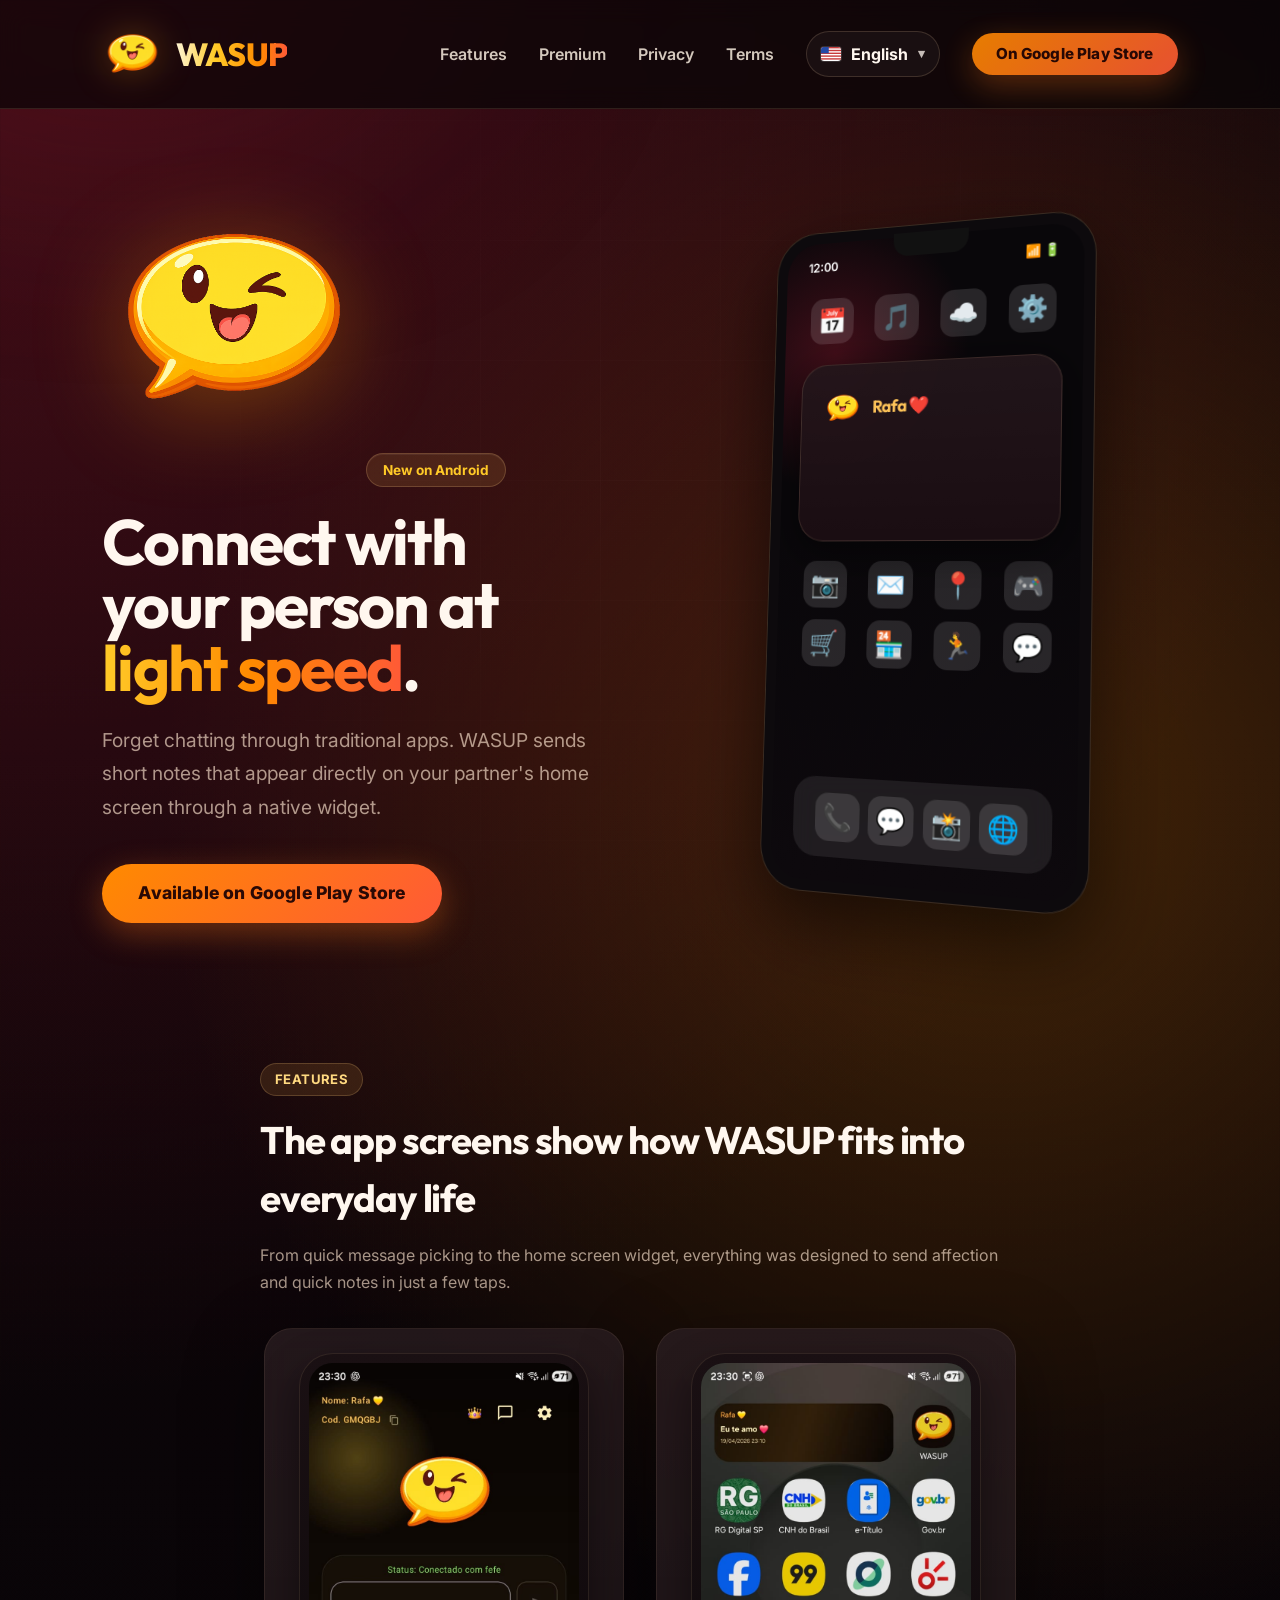
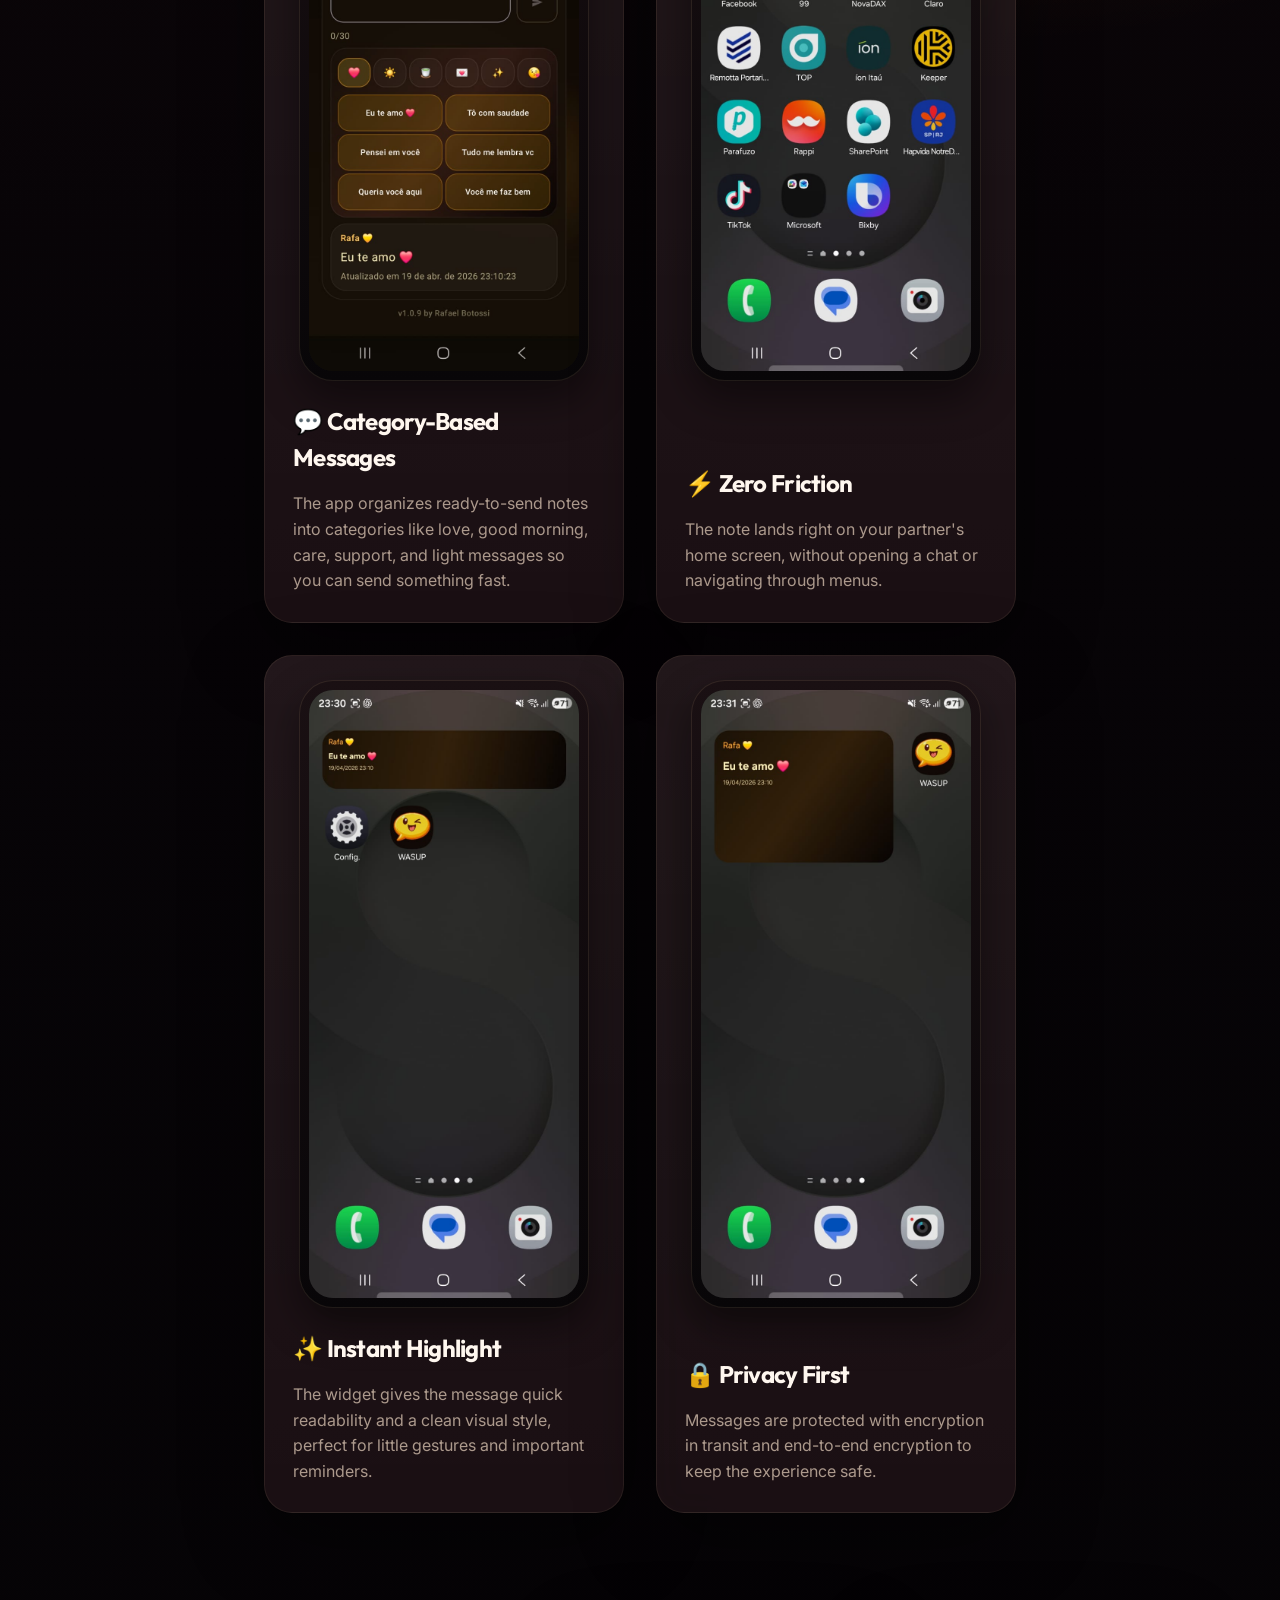
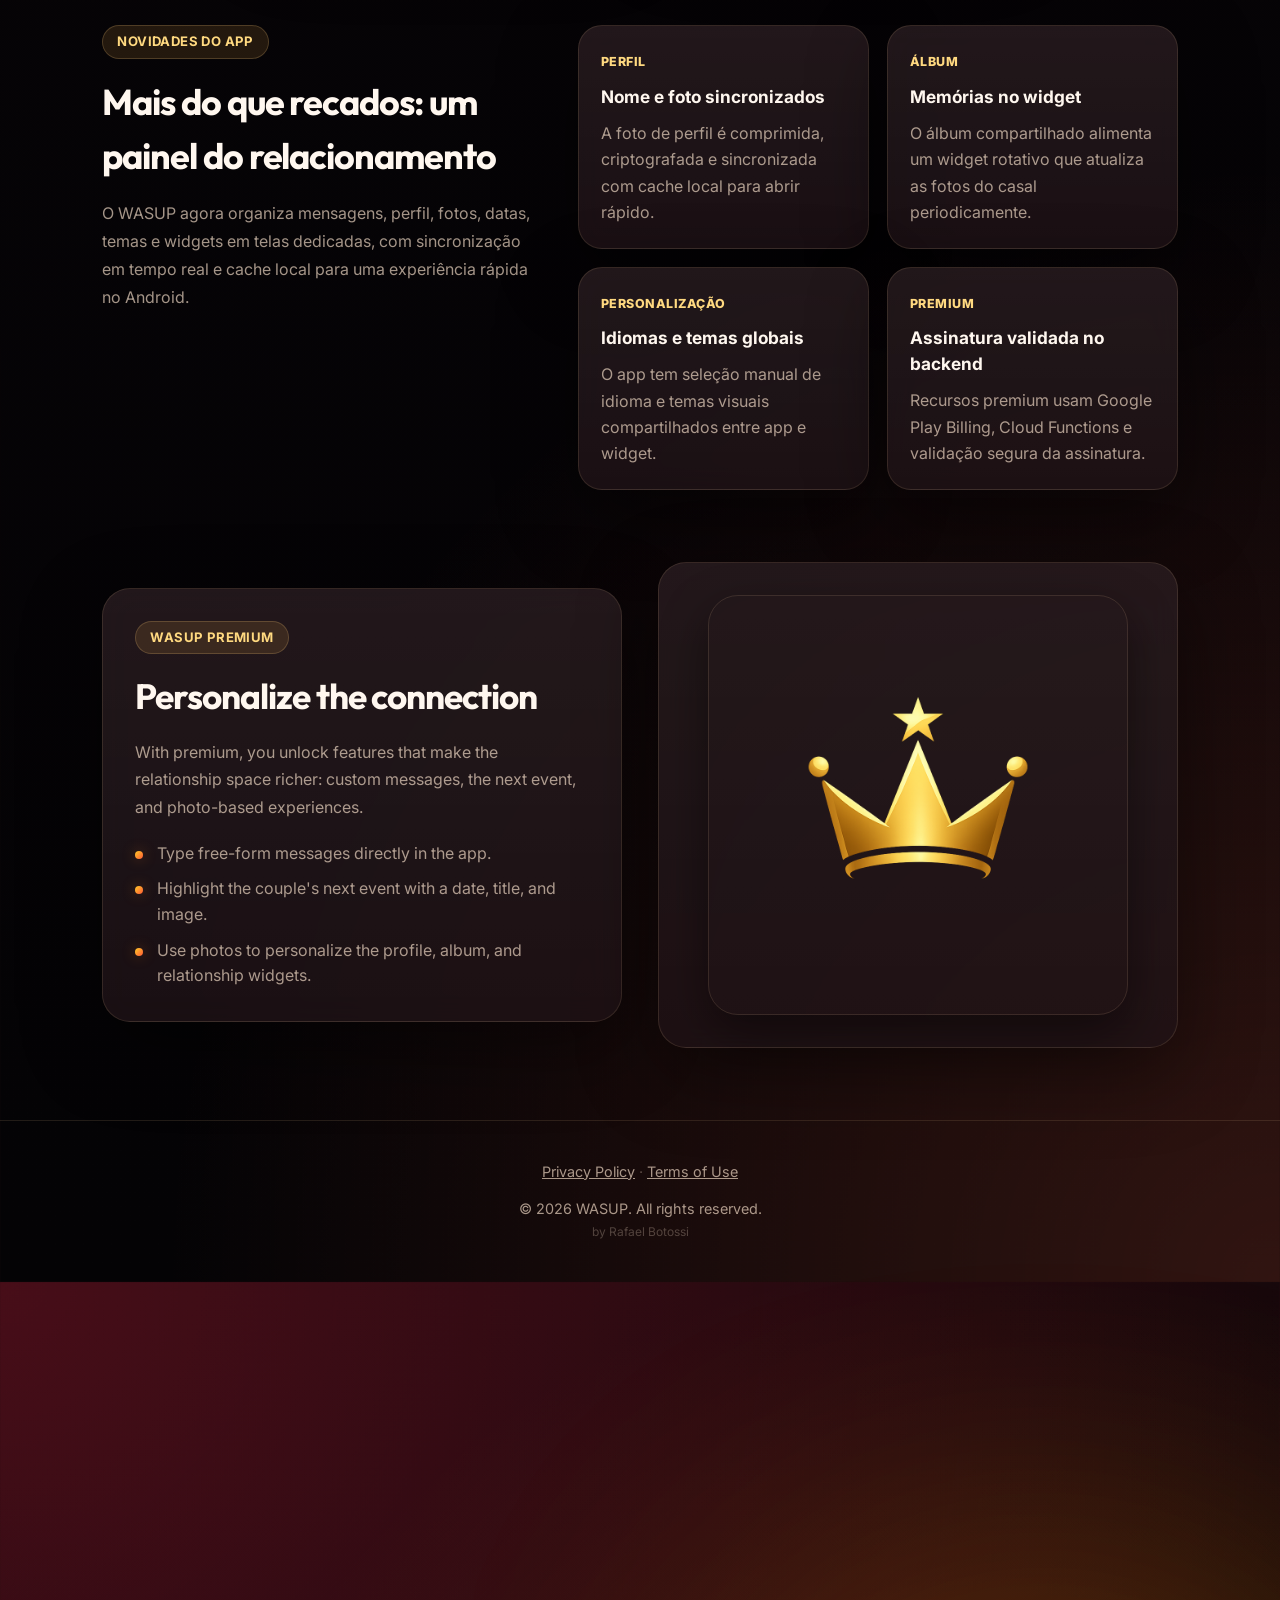
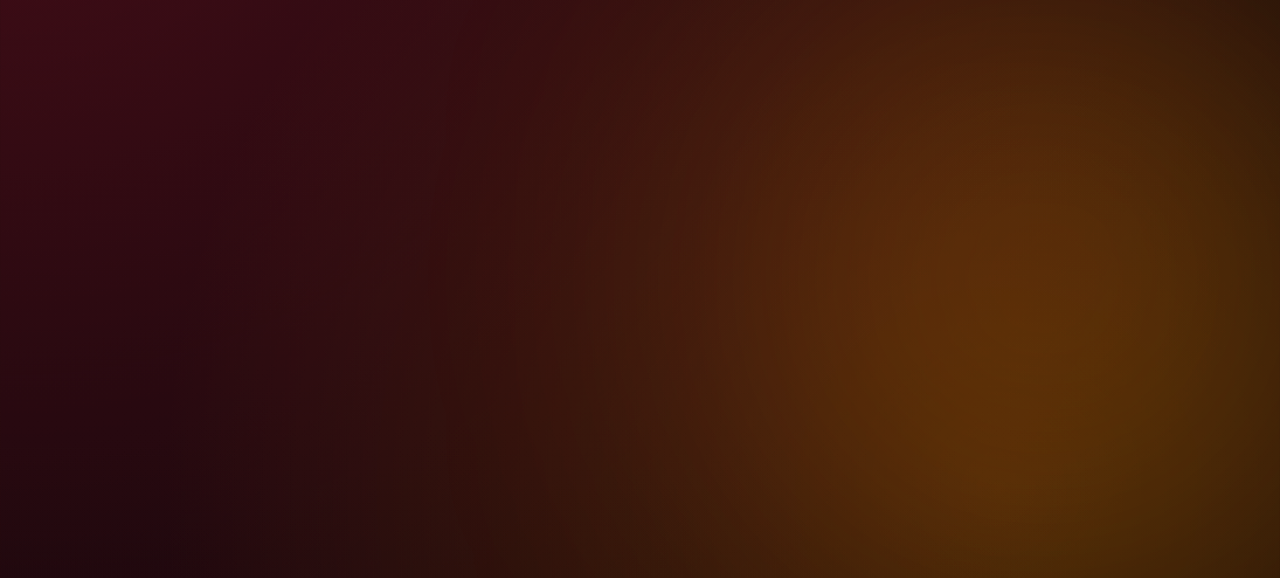
<file: index.html>
<!DOCTYPE html>
<html lang="pt-BR">
<head>
    <meta charset="UTF-8">
    <meta name="viewport" content="width=device-width, initial-scale=1.0">
    <title>WASUP - Comunicação para casais</title>
    <meta name="description" content="WASUP conecta duas pessoas pareadas com mensagens rápidas, widgets Android, álbum do relacionamento, próximo evento e recursos premium.">
    <link rel="preconnect" href="https://fonts.googleapis.com">
    <link rel="preconnect" href="https://fonts.gstatic.com" crossorigin>
    <link href="https://fonts.googleapis.com/css2?family=Inter:wght@300;400;600;800&family=Outfit:wght@400;700&display=swap" rel="stylesheet">
    <link rel="stylesheet" href="styles.css">
</head>
<body data-page="home">
    <div class="blob blob-1"></div>
    <div class="blob blob-2"></div>

    <header class="header">
        <div class="logo">
            <img src="artes/wasup_logo.png" alt="Logo do WASUP" class="logo-mark" id="common-logo-alt">
            <span class="logo-text">WASUP</span>
        </div>
        <nav class="nav">
            <a href="#features" id="nav-features">Recursos</a>
            <a href="#premium" id="nav-premium">Premium</a>
            <a href="privacy.html" id="nav-privacy">Privacidade</a>
            <a href="termosdeuso.html" id="nav-terms">Termos</a>
            <div class="language-switcher" data-language-switcher></div>
            <span class="btn-primary-sm nav-store-pill" id="nav-store">Na Google Play Store</span>
        </nav>
    </header>

    <main>
        <section class="hero">
            <div class="hero-content">
                <img src="artes/wasup_logo.png" alt="Logo principal do app WASUP" class="hero-main-logo" id="hero-logo-alt">
                <span class="badge" id="hero-badge">Novo no Android</span>
                <h1 class="hero-title" id="hero-title">Um espaço rápido e privado para <span class="highlight">duas pessoas</span>.</h1>
                <p class="hero-subtitle" id="hero-subtitle">O WASUP une mensagens curtas, histórico recente, widgets Android, álbum do relacionamento, próximo evento e temas em uma experiência feita para casais pareados.</p>
                <div class="hero-actions">
                    <span class="btn-primary" id="hero-cta">Disponível na Google Play Store</span>
                </div>
            </div>

            <div class="hero-visual">
                <div class="android-phone">
                    <div class="phone-notch"></div>
                    <div class="phone-screen">
                        <div class="status-bar">
                            <span class="time">12:00</span>
                            <div class="icons">&#128246; &#128267;</div>
                        </div>

                        <div class="app-grid" style="margin-top: 24px;">
                            <div class="app-icon">&#128197;</div>
                            <div class="app-icon">&#127925;</div>
                            <div class="app-icon">&#9729;&#65039;</div>
                            <div class="app-icon">&#9881;&#65039;</div>
                        </div>

                        <div class="widget-wrapper">
                            <div class="widget-preview glass-card">
                                <div class="widget-head">
                                    <img src="artes/wasup_logo.png" class="widget-icon" alt="">
                                    <h3 id="widget-partner-name">Rafa ❤️</h3>
                                </div>
                                <div class="widget-message-container">
                                    <p class="widget-message m-1" id="widget-message-1">"Tô em casa!"</p>
                                    <p class="widget-message m-2" id="widget-message-2">"Estou com saudades"</p>
                                    <p class="widget-message m-3" id="widget-message-3">"Te amo!"</p>
                                    <p class="widget-message m-4" id="widget-message-4">"Não esquece o ovo!"</p>
                                </div>
                                <div class="widget-time-container">
                                    <span class="widget-time m-1" id="widget-time-1">Agora mesmo</span>
                                    <span class="widget-time m-2" id="widget-time-2">Há 5 min</span>
                                    <span class="widget-time m-3" id="widget-time-3">Há 2 horas</span>
                                    <span class="widget-time m-4" id="widget-time-4">Ontem</span>
                                </div>
                            </div>
                        </div>

                        <div class="app-grid" style="margin-top: 10px;">
                            <div class="app-icon">&#128247;</div>
                            <div class="app-icon">&#9993;&#65039;</div>
                            <div class="app-icon">&#128205;</div>
                            <div class="app-icon">&#127918;</div>
                        </div>

                        <div class="app-grid">
                            <div class="app-icon">&#128722;</div>
                            <div class="app-icon">&#127978;</div>
                            <div class="app-icon">&#127939;</div>
                            <div class="app-icon">&#128172;</div>
                        </div>

                        <div class="app-dock">
                            <div class="app-icon">&#128222;</div>
                            <div class="app-icon">&#128172;</div>
                            <div class="app-icon">&#128248;</div>
                            <div class="app-icon">&#127760;</div>
                        </div>
                    </div>
                </div>
            </div>
        </section>

        <section id="features" class="features">
            <div class="features-intro">
                <span class="showcase-tag" id="features-tag">Funcionalidades</span>
                <h2 id="features-title">As telas do app mostram como o WASUP funciona no dia a dia</h2>
                <p id="features-subtitle">Da escolha rápida de mensagens ao hub de relacionamento, tudo foi pensado para enviar carinho, guardar momentos e manter o widget sempre útil.</p>
            </div>
            <div class="features-grid">
                <div class="feature-card glass-card feature-showcase">
                    <div class="feature-frame">
                        <img src="artes/Tela do App.jpeg" alt="Tela principal do app WASUP com categorias e mensagens prontas" class="feature-shot" id="feature-1-alt">
                    </div>
                    <div class="feature-copy">
                        <h3 id="feature-1-title">&#128172; Mensagens e histórico</h3>
                        <p id="feature-1-text">Envie recados prontos ou personalizados e acompanhe as últimas 20 mensagens em uma tela dedicada.</p>
                    </div>
                </div>

                <div class="feature-card glass-card feature-showcase">
                    <div class="feature-frame">
                        <img src="artes/Tela do Widget.jpeg" alt="Widget do WASUP mostrando mensagem recente na tela inicial" class="feature-shot" id="feature-2-alt">
                    </div>
                    <div class="feature-copy">
                        <h3 id="feature-2-title">&#9889; Widgets do casal</h3>
                        <p id="feature-2-text">Leve para a tela inicial a última mensagem do casal, a sua última mensagem, a última do par, o contador do relacionamento, fotos e o próximo evento.</p>
                    </div>
                </div>

                <div class="feature-card glass-card feature-showcase">
                    <div class="feature-frame">
                        <img src="artes/Tela do Widget2.jpeg" alt="Variação do widget do WASUP com mensagem em destaque" class="feature-shot" id="feature-3-alt">
                    </div>
                    <div class="feature-copy">
                        <h3 id="feature-3-title">&#10024; Relacionamento vivo</h3>
                        <p id="feature-3-text">Salve a data de início, monte um álbum compartilhado com até 20 fotos e destaque o próximo evento com imagem e contagem regressiva.</p>
                    </div>
                </div>

                <div class="feature-card glass-card feature-showcase">
                    <div class="feature-frame">
                        <img src="artes/Tela do Widget3.jpeg" alt="Widget do WASUP exibindo outra mensagem enviada" class="feature-shot" id="feature-4-alt">
                    </div>
                    <div class="feature-copy">
                        <h3 id="feature-4-title">&#128274; Privacidade em primeiro lugar</h3>
                        <p id="feature-4-text">Mensagens, estado do casal, fotos de perfil, álbum e evento são protegidos com criptografia ponta a ponta antes do envio aos serviços Firebase.</p>
                    </div>
                </div>
            </div>
        </section>

        <section class="relationship-section">
            <div class="relationship-copy">
                <span class="showcase-tag" id="relationship-tag">Novidades do app</span>
                <h2 id="relationship-title">Mais do que recados: um painel do relacionamento</h2>
                <p id="relationship-text">O WASUP agora organiza mensagens, perfil, fotos, datas, temas e widgets em telas dedicadas, com sincronização em tempo real e cache local para uma experiência rápida no Android.</p>
            </div>
            <div class="relationship-grid">
                <article class="mini-card glass-card">
                    <span id="relationship-card-1-label">Perfil</span>
                    <strong id="relationship-card-1-title">Nome e foto sincronizados</strong>
                    <p id="relationship-card-1-text">A foto de perfil é comprimida, criptografada e sincronizada com cache local para abrir rápido.</p>
                </article>
                <article class="mini-card glass-card">
                    <span id="relationship-card-2-label">Álbum</span>
                    <strong id="relationship-card-2-title">Memórias no widget</strong>
                    <p id="relationship-card-2-text">O álbum compartilhado alimenta um widget rotativo que atualiza as fotos do casal periodicamente.</p>
                </article>
                <article class="mini-card glass-card">
                    <span id="relationship-card-3-label">Personalização</span>
                    <strong id="relationship-card-3-title">Idiomas e temas globais</strong>
                    <p id="relationship-card-3-text">O app tem seleção manual de idioma e temas visuais compartilhados entre app e widget.</p>
                </article>
                <article class="mini-card glass-card">
                    <span id="relationship-card-4-label">Premium</span>
                    <strong id="relationship-card-4-title">Assinatura validada no backend</strong>
                    <p id="relationship-card-4-text">Recursos premium usam Google Play Billing, Cloud Functions e validação segura da assinatura.</p>
                </article>
            </div>
        </section>

        <section id="premium" class="premium-section">
            <div class="premium-copy glass-card">
                <span class="showcase-tag" id="premium-tag">WASUP Premium</span>
                <h2 id="premium-title">Personalize a conexão</h2>
                <p id="premium-text">Na versão premium, você desbloqueia recursos para deixar o relacionamento mais completo: mensagens personalizadas, próximo evento e experiências com fotos.</p>
                <ul class="showcase-list">
                    <li id="premium-item-1">Digite mensagens livres direto no app.</li>
                    <li id="premium-item-2">Destaque o próximo evento do casal com data, título e imagem.</li>
                    <li id="premium-item-3">Use fotos para personalizar perfil, álbum e widgets do relacionamento.</li>
                </ul>
            </div>
            <div class="premium-visual glass-card">
                <img src="artes/wassup_premium.png" alt="Tela do WASUP Premium com entrada de texto livre" class="premium-shot" id="premium-alt">
            </div>
        </section>
    </main>

    <footer class="footer">
        <p style="margin-bottom: 16px;">
            <a href="privacy.html" style="color: var(--text-muted); text-decoration: underline;" id="footer-privacy">Política de Privacidade</a>
            <span style="opacity: 0.45;"> · </span>
            <a href="termosdeuso.html" style="color: var(--text-muted); text-decoration: underline;" id="footer-terms">Termos de Uso</a>
        </p>
        <p id="footer-rights">&copy; 2026 WASUP. Todos os direitos reservados. <br><span style="font-size: 0.75rem; opacity: 0.4;">by Rafael Botossi</span></p>
    </footer>

    <script src="i18n.js"></script>
</body>
</html>
</file>
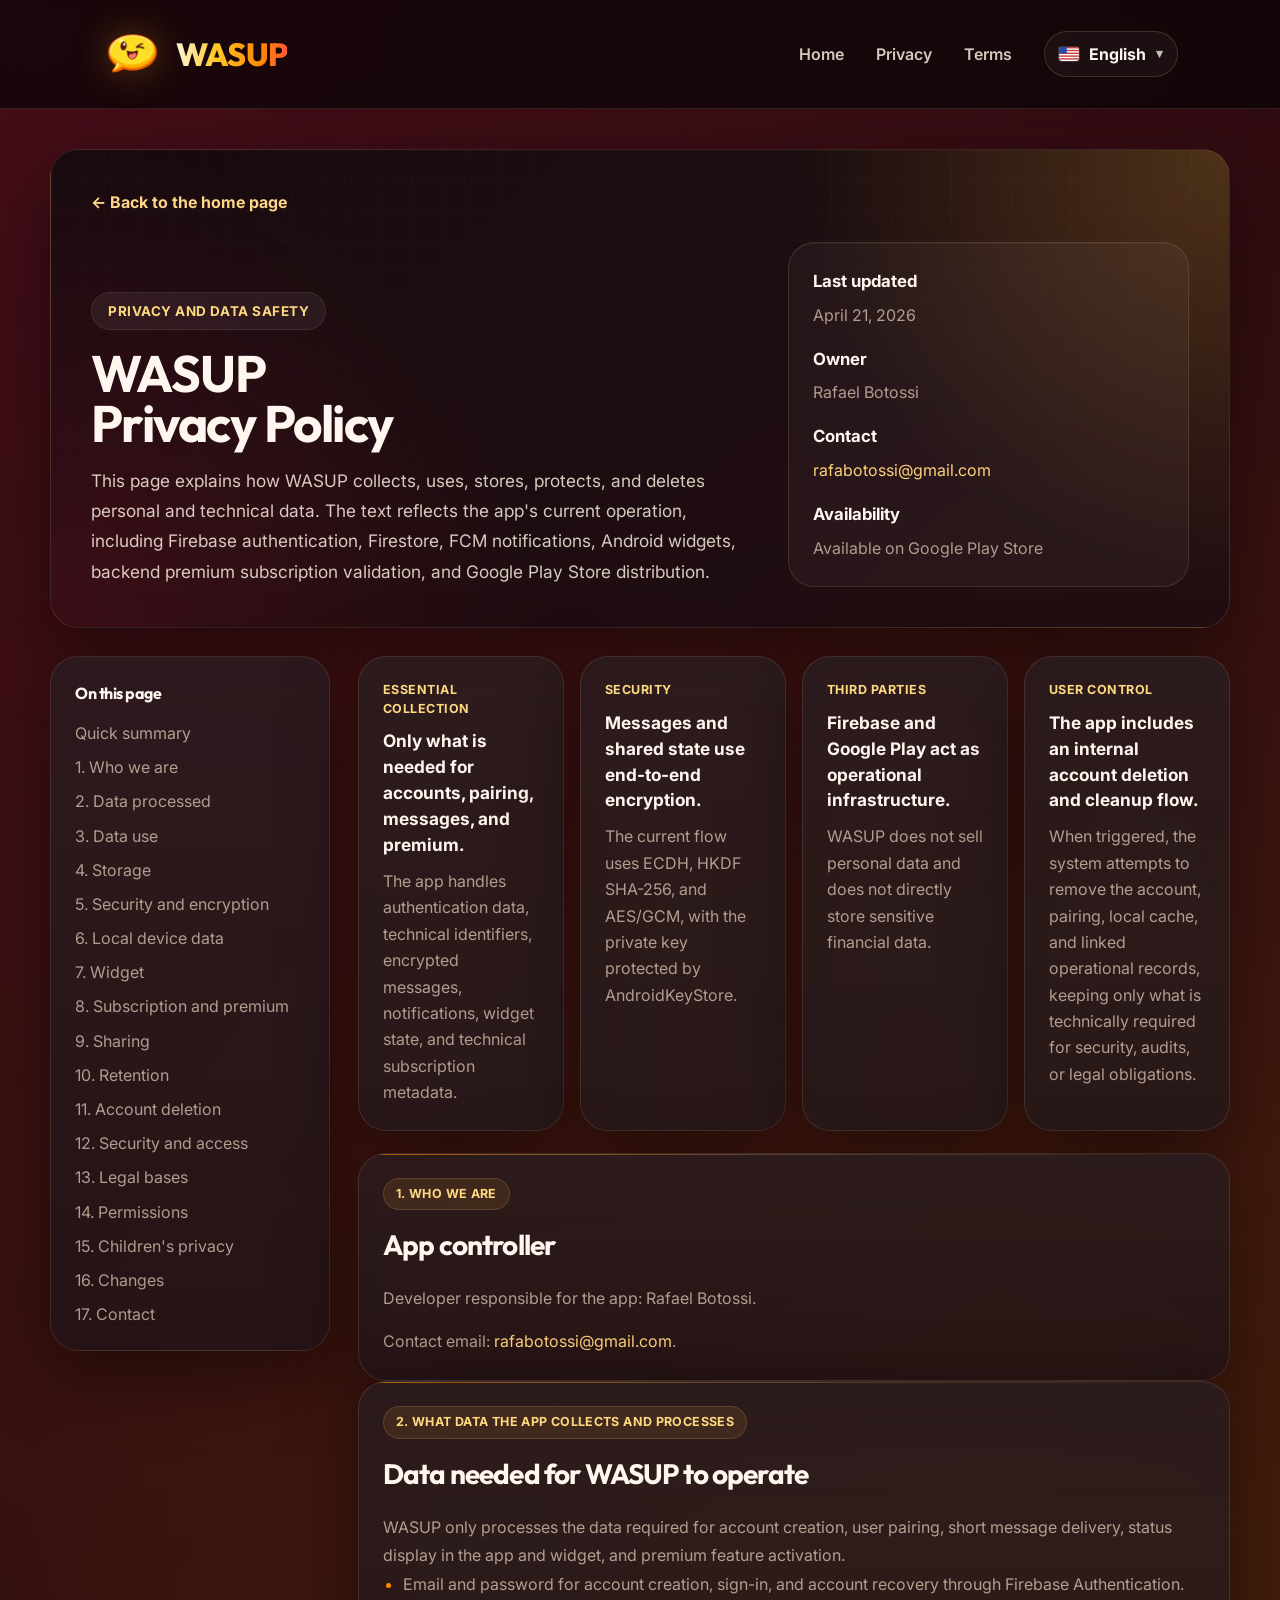
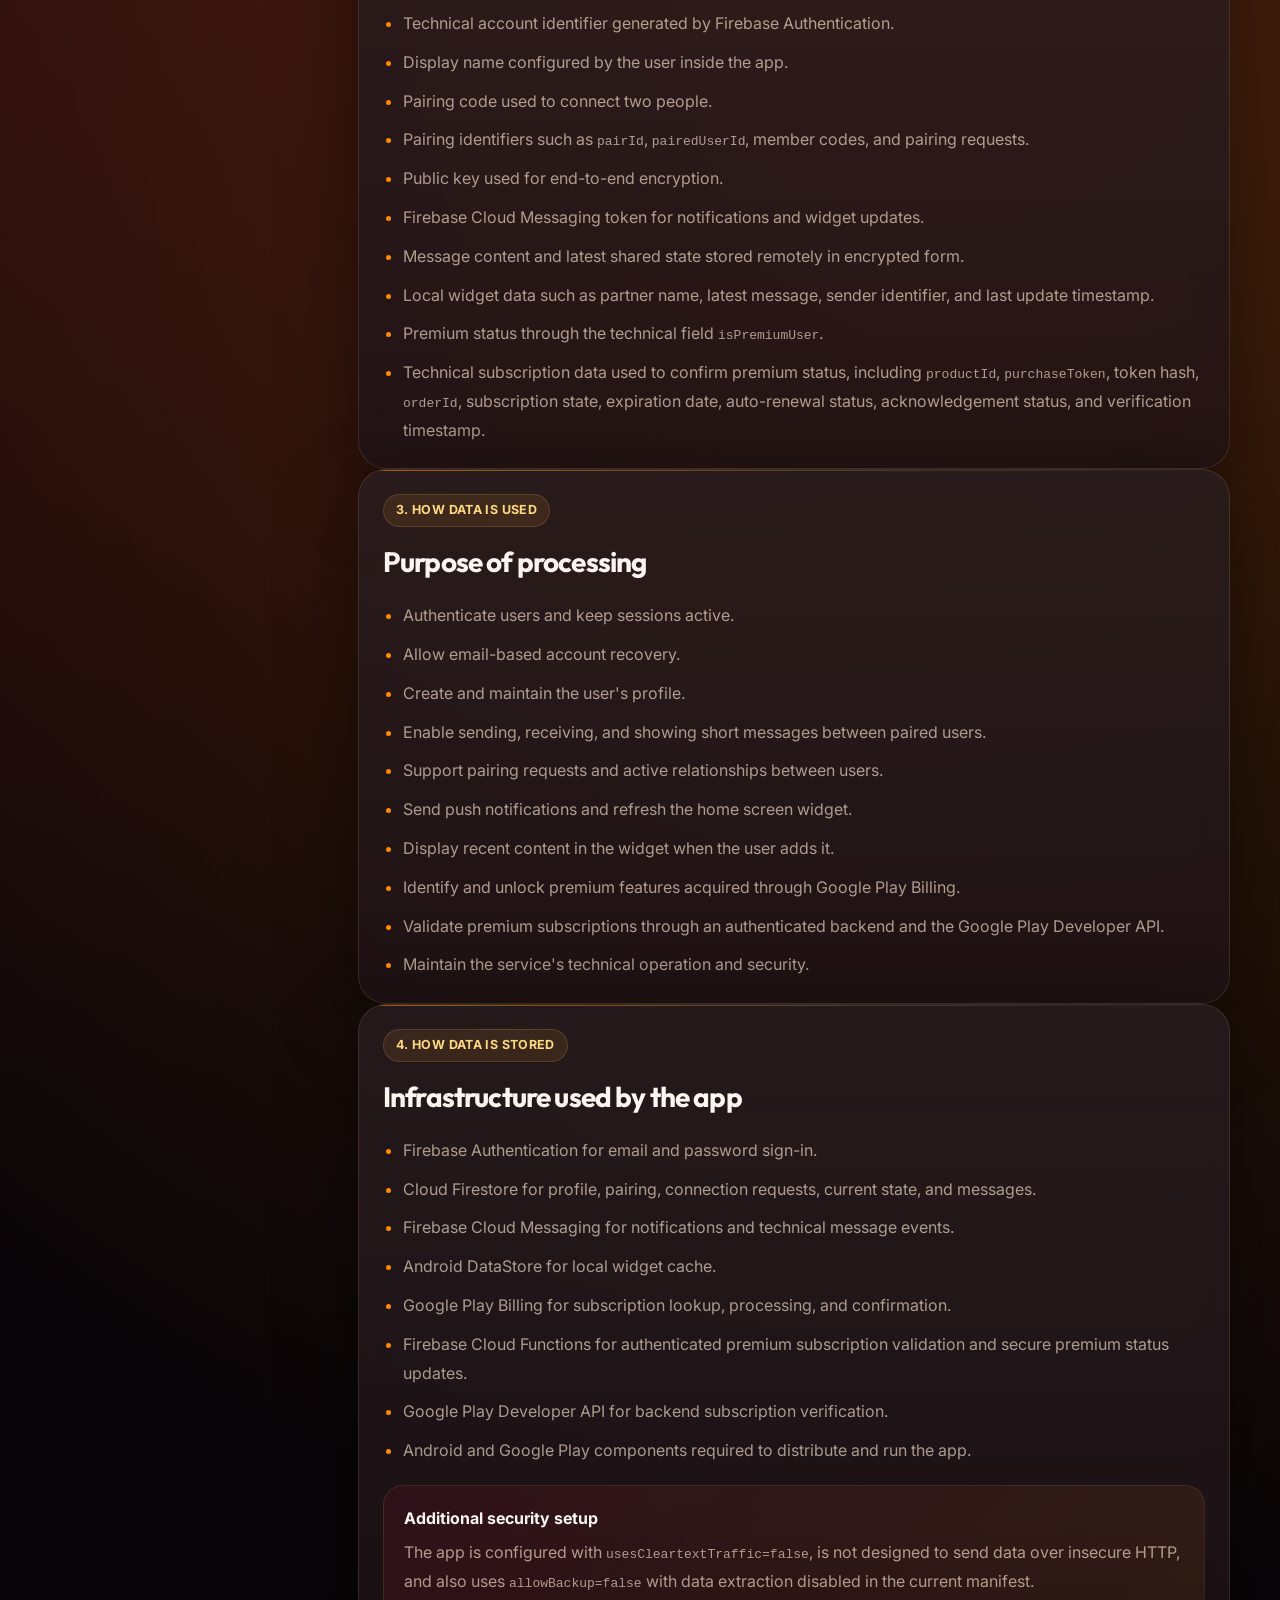
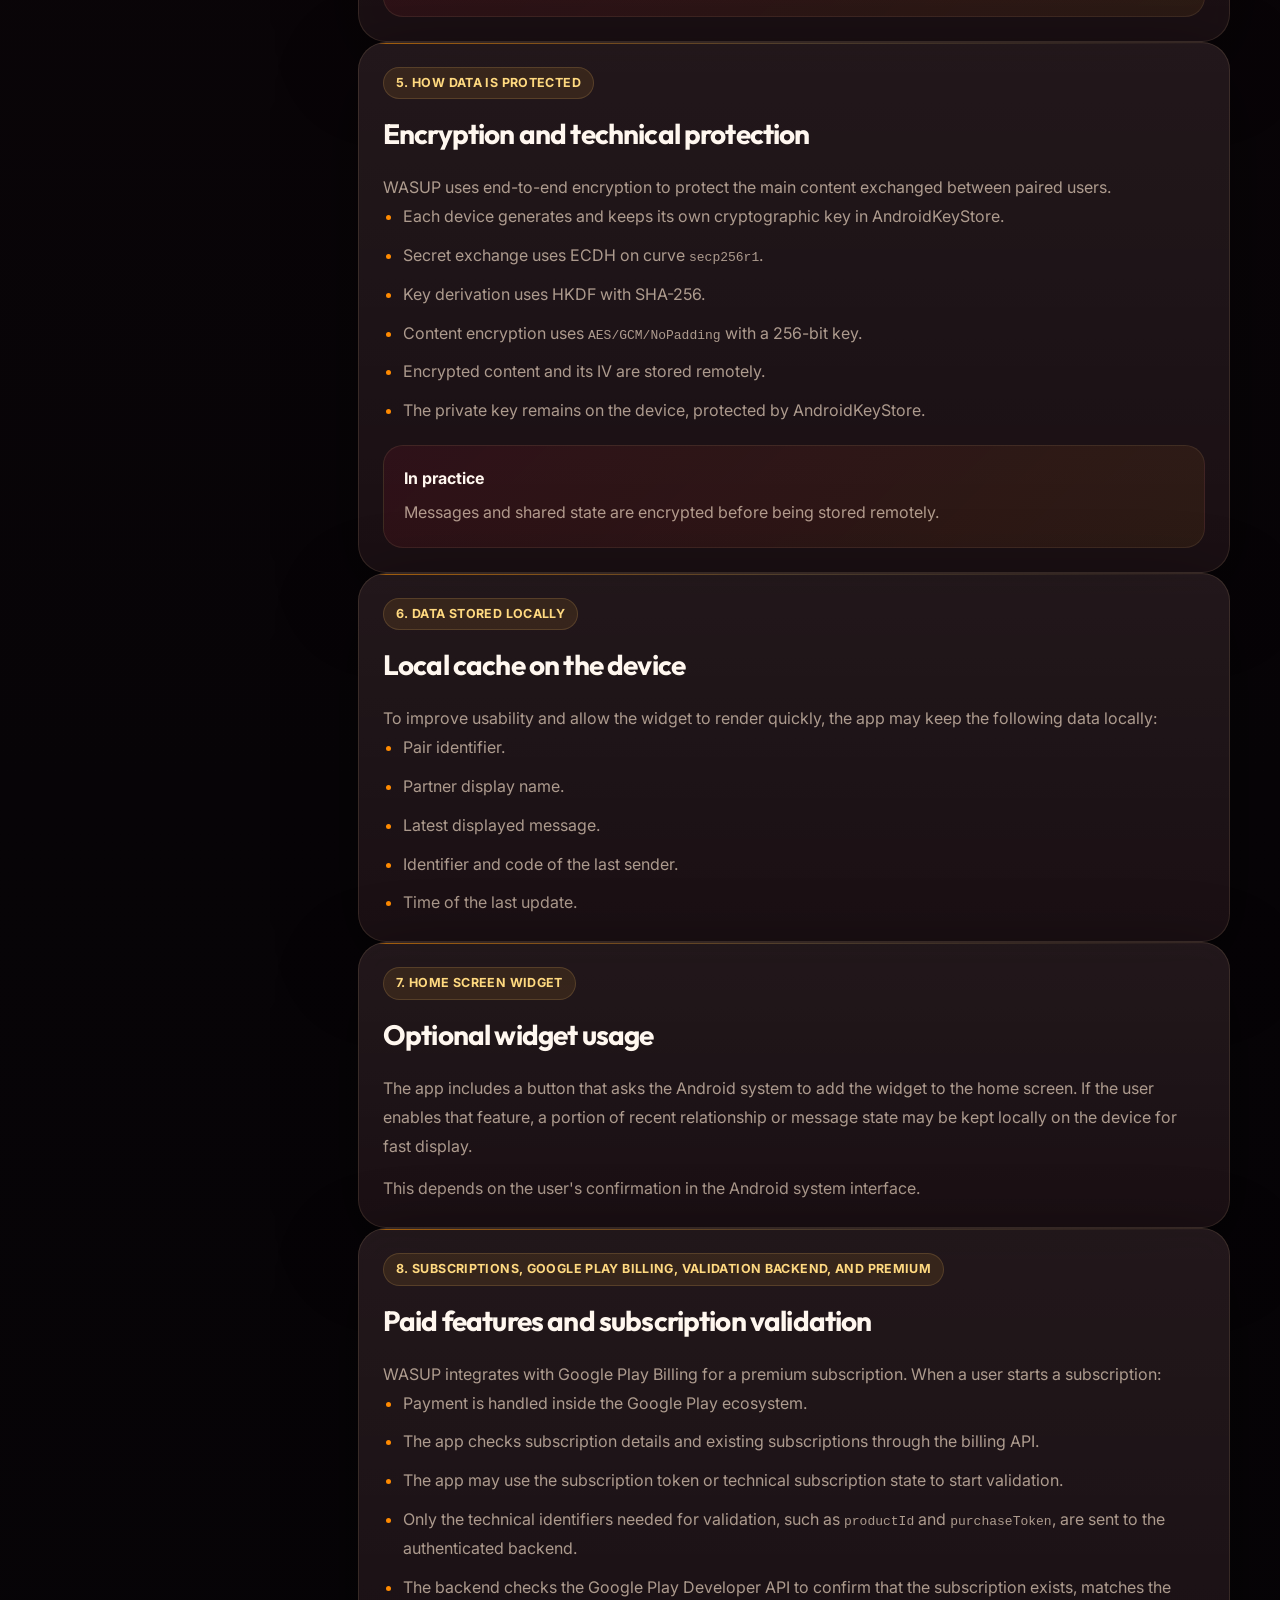
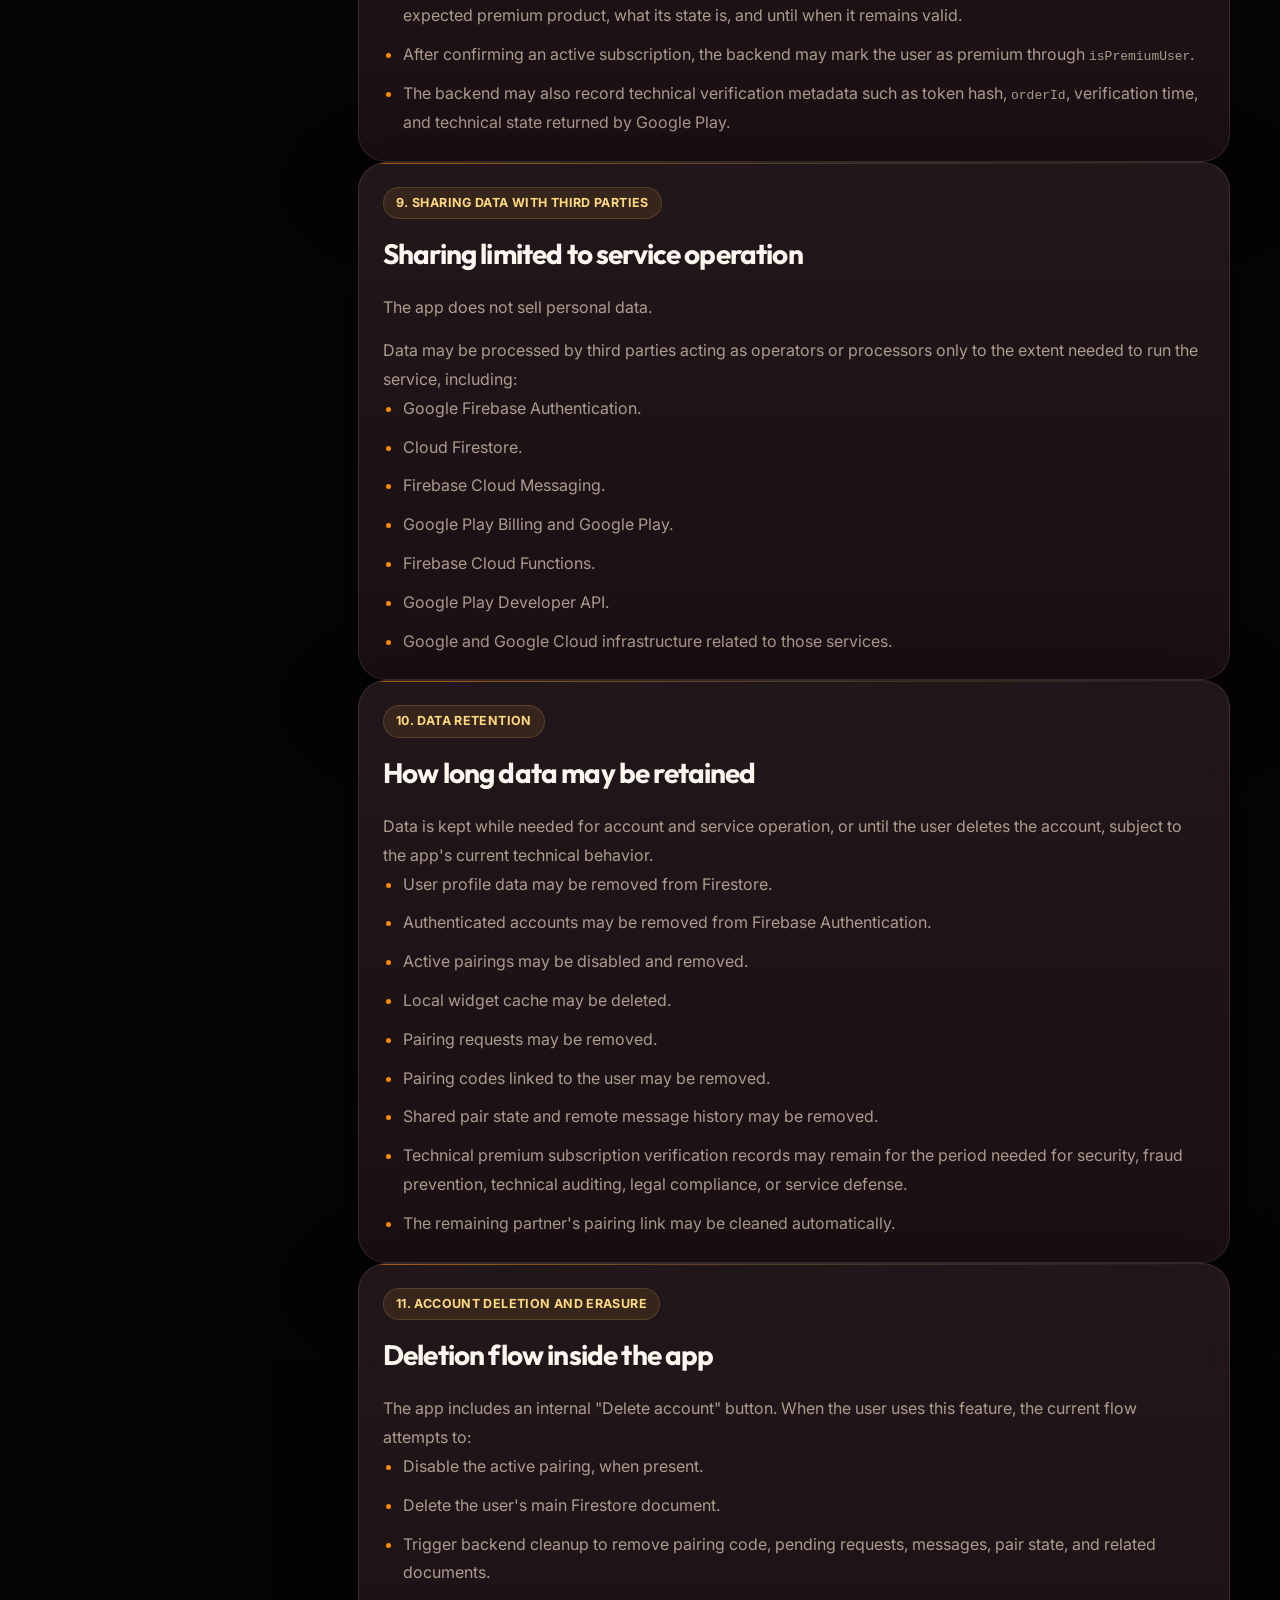
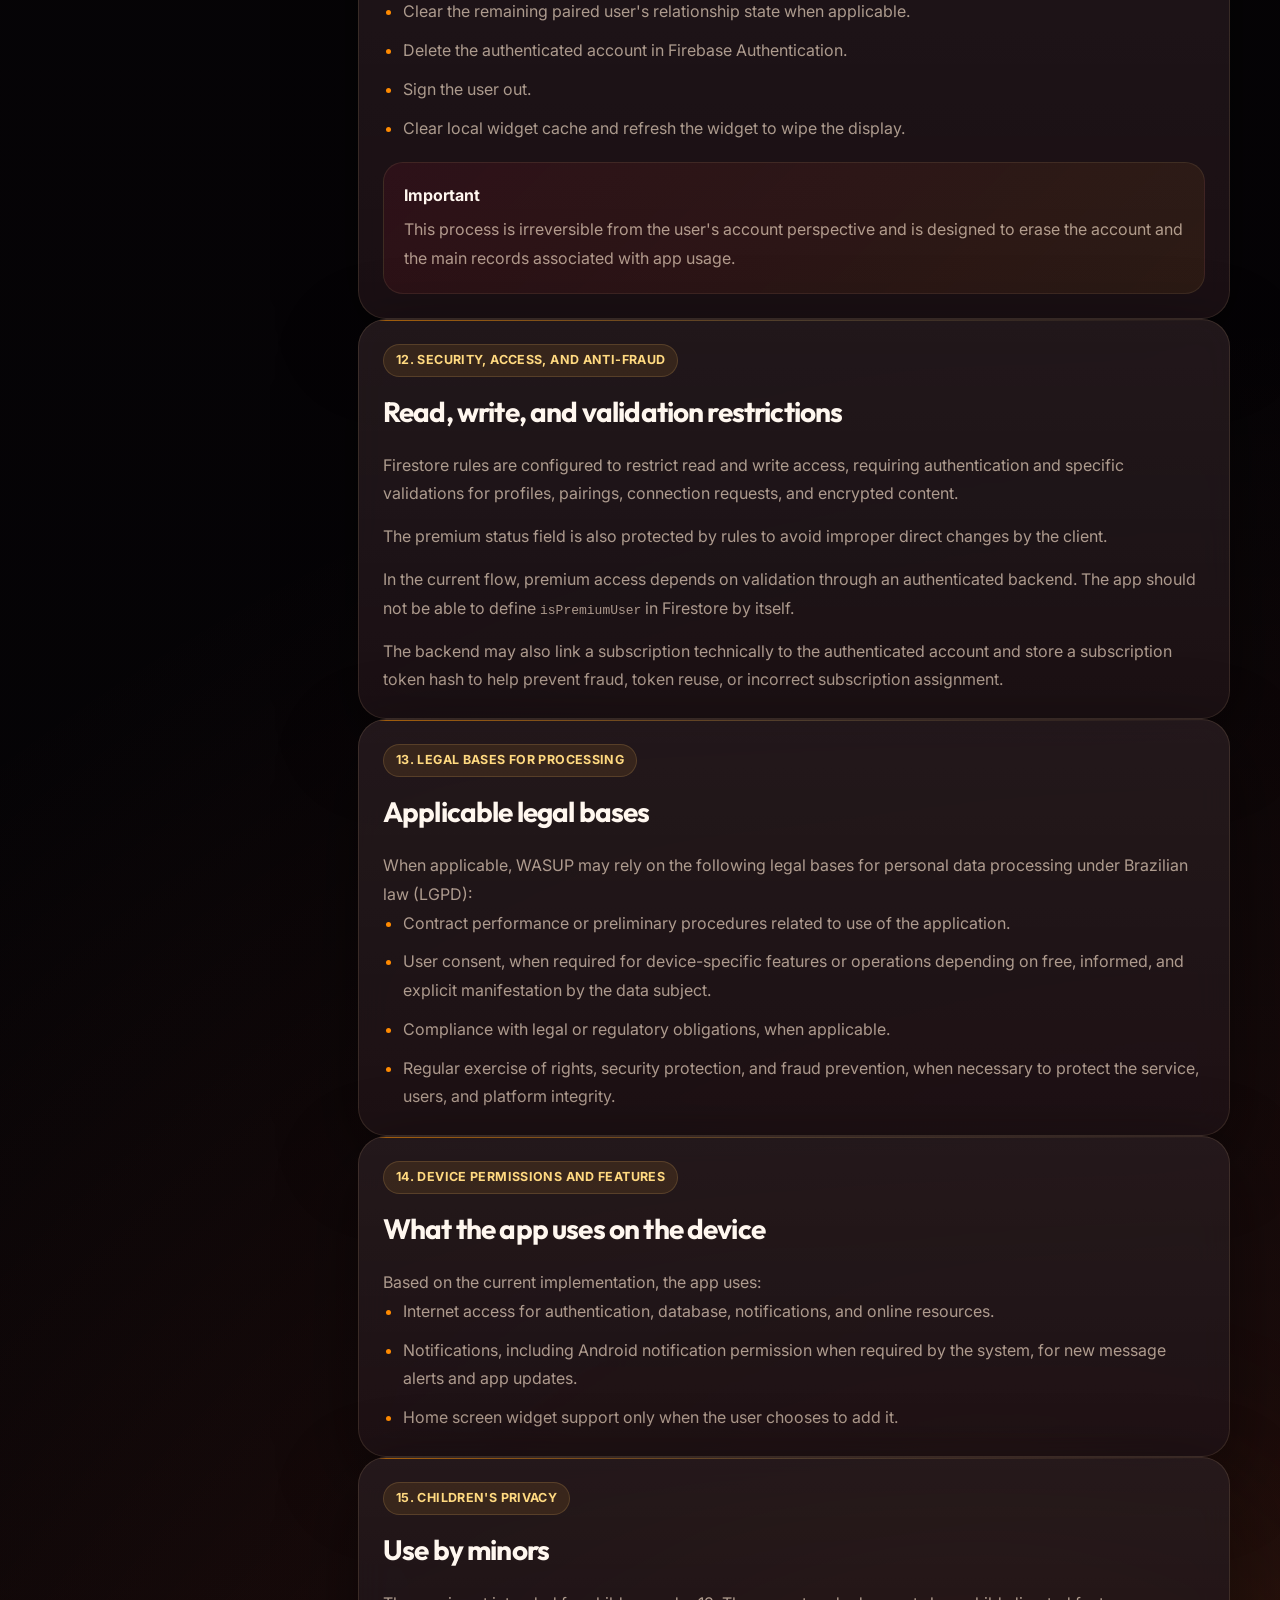
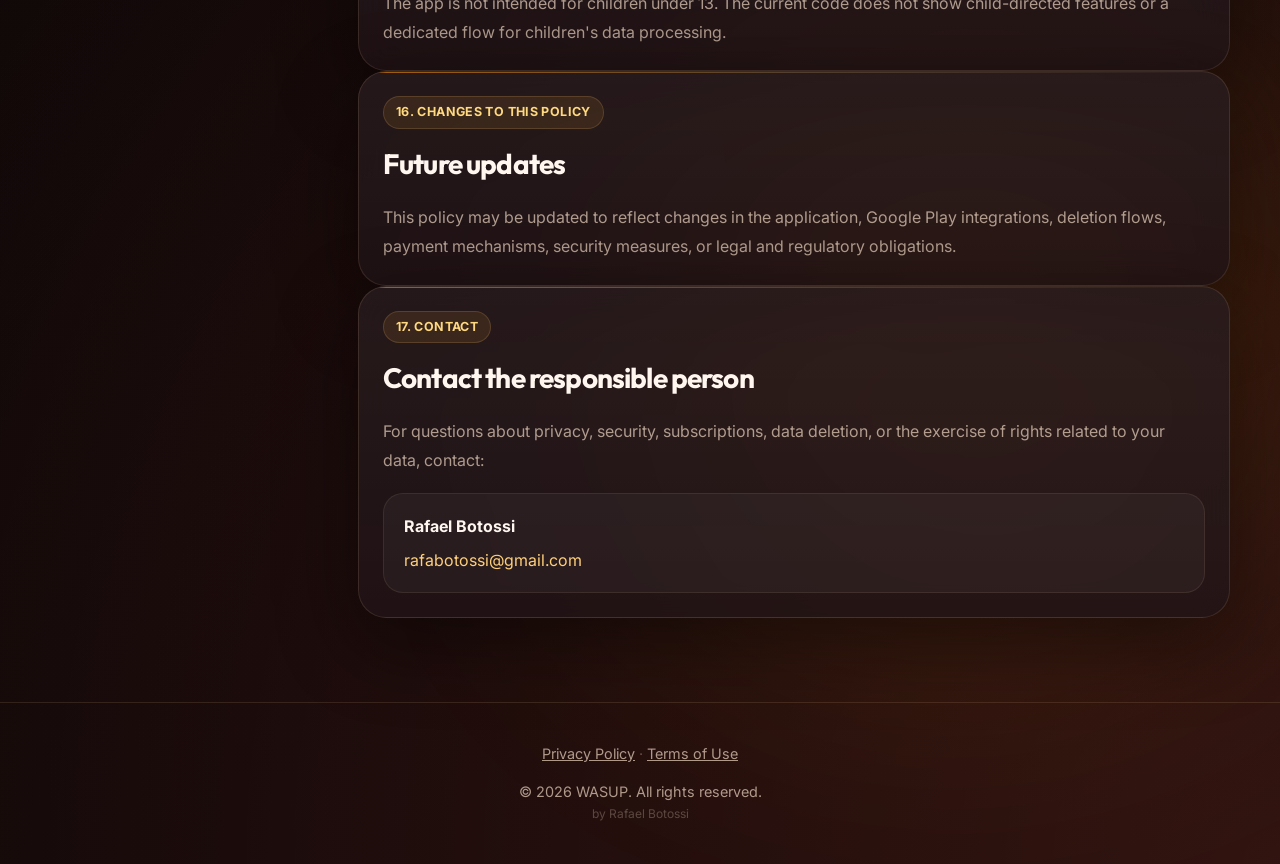
<file: privacy.html>
<!DOCTYPE html>
<html lang="pt-BR">
<head>
    <meta charset="UTF-8">
    <meta name="viewport" content="width=device-width, initial-scale=1.0">
    <title>Política de Privacidade - WASUP</title>
    <meta name="description" content="Política de Privacidade do WASUP com informações sobre coleta, uso, segurança, retenção e exclusão de dados.">
    <link rel="preconnect" href="https://fonts.googleapis.com">
    <link rel="preconnect" href="https://fonts.gstatic.com" crossorigin>
    <link href="https://fonts.googleapis.com/css2?family=Inter:wght@300;400;500;600;700;800&family=Outfit:wght@400;600;700;800&display=swap" rel="stylesheet">
    <link rel="stylesheet" href="styles.css">
    <style>
        body {
            min-height: 100vh;
        }

        .privacy-shell {
            width: min(1180px, calc(100% - 48px));
            margin: 0 auto;
            padding: 40px 0 72px;
            position: relative;
            z-index: 1;
        }

        .privacy-hero {
            position: relative;
            overflow: hidden;
            padding: 40px;
            margin-bottom: 28px;
            background:
                radial-gradient(circle at top right, rgba(255, 180, 54, 0.22), transparent 34%),
                radial-gradient(circle at bottom left, rgba(120, 20, 38, 0.36), transparent 38%),
                linear-gradient(140deg, rgba(20, 11, 14, 0.94), rgba(30, 14, 18, 0.86));
        }

        .privacy-hero::after {
            content: "";
            position: absolute;
            inset: 0;
            background:
                linear-gradient(90deg, rgba(255, 255, 255, 0.04) 1px, transparent 1px),
                linear-gradient(rgba(255, 255, 255, 0.04) 1px, transparent 1px);
            background-size: 30px 30px;
            mask-image: linear-gradient(to bottom, rgba(0, 0, 0, 0.55), transparent 85%);
            pointer-events: none;
        }

        .hero-back {
            display: inline-flex;
            align-items: center;
            gap: 10px;
            margin-bottom: 28px;
            color: #ffd58a;
            text-decoration: none;
            font-weight: 700;
        }

        .hero-back:hover {
            color: #ffffff;
        }

        .hero-grid {
            display: grid;
            grid-template-columns: minmax(0, 1.5fr) minmax(280px, 0.9fr);
            gap: 28px;
            align-items: end;
            position: relative;
            z-index: 1;
        }

        .eyebrow {
            display: inline-flex;
            align-items: center;
            gap: 10px;
            padding: 8px 16px;
            border-radius: 999px;
            margin-bottom: 18px;
            background: rgba(255, 255, 255, 0.06);
            border: 1px solid rgba(255, 255, 255, 0.08);
            color: #ffd980;
            font-size: 0.84rem;
            font-weight: 700;
            letter-spacing: 0.04em;
            text-transform: uppercase;
        }

        .privacy-hero h1 {
            font-size: clamp(2.8rem, 4vw, 4.6rem);
            line-height: 0.98;
            margin-bottom: 18px;
            max-width: 10ch;
        }

        .hero-intro {
            max-width: 60ch;
            color: var(--text-soft);
            font-size: 1.08rem;
            line-height: 1.75;
        }

        .hero-panel {
            padding: 24px;
            border-radius: 26px;
            background: rgba(255, 255, 255, 0.04);
            border: 1px solid rgba(255, 214, 165, 0.12);
            box-shadow: inset 0 1px 0 rgba(255, 255, 255, 0.05);
        }

        .hero-panel p {
            color: var(--text-muted);
            line-height: 1.7;
            margin-bottom: 16px;
        }

        .hero-panel p:last-child {
            margin-bottom: 0;
        }

        .hero-panel strong {
            display: block;
            color: var(--text-main);
            margin-bottom: 6px;
            font-size: 1.05rem;
        }

        .privacy-layout {
            display: grid;
            grid-template-columns: minmax(240px, 280px) minmax(0, 1fr);
            gap: 28px;
            align-items: start;
        }

        .privacy-sidebar {
            position: sticky;
            top: 108px;
            padding: 24px;
        }

        .privacy-sidebar h2 {
            font-size: 1rem;
            margin-bottom: 16px;
        }

        .privacy-sidebar ul {
            list-style: none;
            display: grid;
            gap: 10px;
        }

        .privacy-sidebar a {
            color: var(--text-muted);
            text-decoration: none;
            line-height: 1.45;
            transition: color 0.2s ease, transform 0.2s ease;
            display: inline-block;
        }

        .privacy-sidebar a:hover {
            color: var(--text-main);
            transform: translateX(4px);
        }

        .privacy-content {
            display: grid;
            gap: 22px;
        }

        .summary-grid {
            display: grid;
            grid-template-columns: repeat(4, minmax(0, 1fr));
            gap: 16px;
        }

        .summary-card,
        .policy-card {
            padding: 24px;
        }

        .summary-card {
            min-height: 100%;
            background:
                linear-gradient(180deg, rgba(255, 255, 255, 0.05), rgba(255, 255, 255, 0.03)),
                rgba(28, 15, 18, 0.8);
        }

        .summary-card span {
            display: block;
            font-size: 0.78rem;
            letter-spacing: 0.04em;
            text-transform: uppercase;
            color: #ffd980;
            margin-bottom: 10px;
            font-weight: 700;
        }

        .summary-card strong {
            display: block;
            font-size: 1.08rem;
            margin-bottom: 10px;
        }

        .summary-card p {
            color: var(--text-muted);
            line-height: 1.65;
        }

        .policy-card {
            position: relative;
            overflow: hidden;
        }

        .policy-card::before {
            content: "";
            position: absolute;
            inset: 0 auto auto 0;
            width: 100%;
            height: 1px;
            background: linear-gradient(90deg, rgba(255, 143, 0, 0.6), rgba(255, 212, 118, 0.2), transparent);
        }

        .policy-card h2 {
            font-size: 1.75rem;
            margin-bottom: 18px;
        }

        .policy-card p,
        .policy-card li {
            color: var(--text-muted);
            line-height: 1.8;
        }

        .policy-card p + p {
            margin-top: 14px;
        }

        .policy-card ul {
            padding-left: 20px;
            display: grid;
            gap: 10px;
        }

        .policy-card li::marker {
            color: var(--primary);
        }

        .section-meta {
            display: inline-flex;
            align-items: center;
            margin-bottom: 14px;
            padding: 6px 12px;
            border-radius: 999px;
            background: rgba(255, 176, 55, 0.1);
            border: 1px solid rgba(255, 201, 112, 0.16);
            color: #ffd980;
            font-size: 0.78rem;
            font-weight: 700;
            letter-spacing: 0.03em;
            text-transform: uppercase;
        }

        .highlight-box {
            margin-top: 20px;
            padding: 20px;
            border-radius: 20px;
            background: linear-gradient(135deg, rgba(120, 20, 38, 0.2), rgba(255, 163, 31, 0.08));
            border: 1px solid rgba(255, 214, 165, 0.09);
        }

        .highlight-box strong {
            display: block;
            margin-bottom: 8px;
            color: var(--text-main);
        }

        .contact-box {
            display: grid;
            gap: 10px;
            margin-top: 18px;
            padding: 20px;
            border-radius: 20px;
            background: rgba(255, 255, 255, 0.04);
            border: 1px solid rgba(255, 214, 165, 0.09);
        }

        .contact-box a {
            color: #ffd07a;
            text-decoration: none;
        }

        .contact-box a:hover {
            color: #ffffff;
        }

        .footer {
            margin-top: 12px;
        }

        @media (max-width: 1080px) {
            .summary-grid {
                grid-template-columns: repeat(2, minmax(0, 1fr));
            }
        }

        @media (max-width: 900px) {
            .privacy-shell {
                width: min(100% - 28px, 900px);
                padding-top: 24px;
            }

            .hero-grid,
            .privacy-layout {
                grid-template-columns: 1fr;
            }

            .privacy-sidebar {
                position: static;
            }

            .privacy-hero,
            .privacy-sidebar,
            .summary-card,
            .policy-card {
                padding: 22px;
            }
        }

        @media (max-width: 640px) {
            .summary-grid {
                grid-template-columns: 1fr;
            }

            .privacy-hero h1 {
                max-width: none;
            }
        }
    </style>
</head>
<body data-page="privacy">
    <div class="blob blob-1"></div>
    <div class="blob blob-2" style="bottom: 3%; right: 2%;"></div>

    <header class="header">
        <div class="logo">
            <img src="artes/wasup_logo.png" alt="Logo do WASUP" class="logo-mark" id="common-logo-alt">
            <span class="logo-text">WASUP</span>
        </div>
        <nav class="nav">
            <a href="index.html" id="nav-home">Início</a>
            <a href="privacy.html" id="nav-privacy">Privacidade</a>
            <a href="termosdeuso.html" id="nav-terms">Termos</a>
            <div class="language-switcher" data-language-switcher></div>
        </nav>
    </header>

    <main class="privacy-shell">
        <section class="privacy-hero glass-card">
            <a href="index.html" class="hero-back" id="privacy-back">&larr; Voltar para a página inicial</a>
            <div class="hero-grid">
                <div>
                    <span class="eyebrow" id="privacy-eyebrow">Privacidade e Data Safety</span>
                    <h1 id="privacy-title">Política de Privacidade do WASUP</h1>
                    <p class="hero-intro" id="privacy-intro">Esta página descreve como o WASUP coleta, usa, armazena, protege e exclui dados pessoais e técnicos.</p>
                </div>
                <aside class="hero-panel">
                    <p><strong id="privacy-updated-label">Última atualização</strong><span id="privacy-updated-value">21/04/2026</span></p>
                    <p><strong id="privacy-owner-label">Responsável</strong><span id="privacy-owner-value">Rafael Botossi</span></p>
                    <p><strong id="privacy-contact-label">Contato</strong><a href="mailto:rafabotossi@gmail.com" style="color: #ffd07a; text-decoration: none;">rafabotossi@gmail.com</a></p>
                    <p><strong id="privacy-availability-label">Disponibilidade</strong><span id="privacy-availability-value">Disponível na Google Play Store</span></p>
                </aside>
            </div>
        </section>

        <div class="privacy-layout">
            <aside class="privacy-sidebar glass-card">
                <h2 id="privacy-sidebar-title">Nesta página</h2>
                <ul id="privacy-sidebar-list"></ul>
            </aside>

            <div class="privacy-content">
                <section id="resumo" class="summary-grid"></section>
                <div id="privacy-sections"></div>
            </div>
        </div>
    </main>

    <footer class="footer">
        <p style="margin-bottom: 16px;">
            <a href="privacy.html" style="color: var(--text-muted); text-decoration: underline;" id="footer-privacy">Política de Privacidade</a>
            <span style="opacity: 0.45;"> · </span>
            <a href="termosdeuso.html" style="color: var(--text-muted); text-decoration: underline;" id="footer-terms">Termos de Uso</a>
        </p>
        <p id="footer-rights">&copy; 2026 WASUP. Todos os direitos reservados. <br><span style="font-size: 0.75rem; opacity: 0.4;">by Rafael Botossi</span></p>
    </footer>

    <script src="i18n.js"></script>
</body>
</html>
</file>
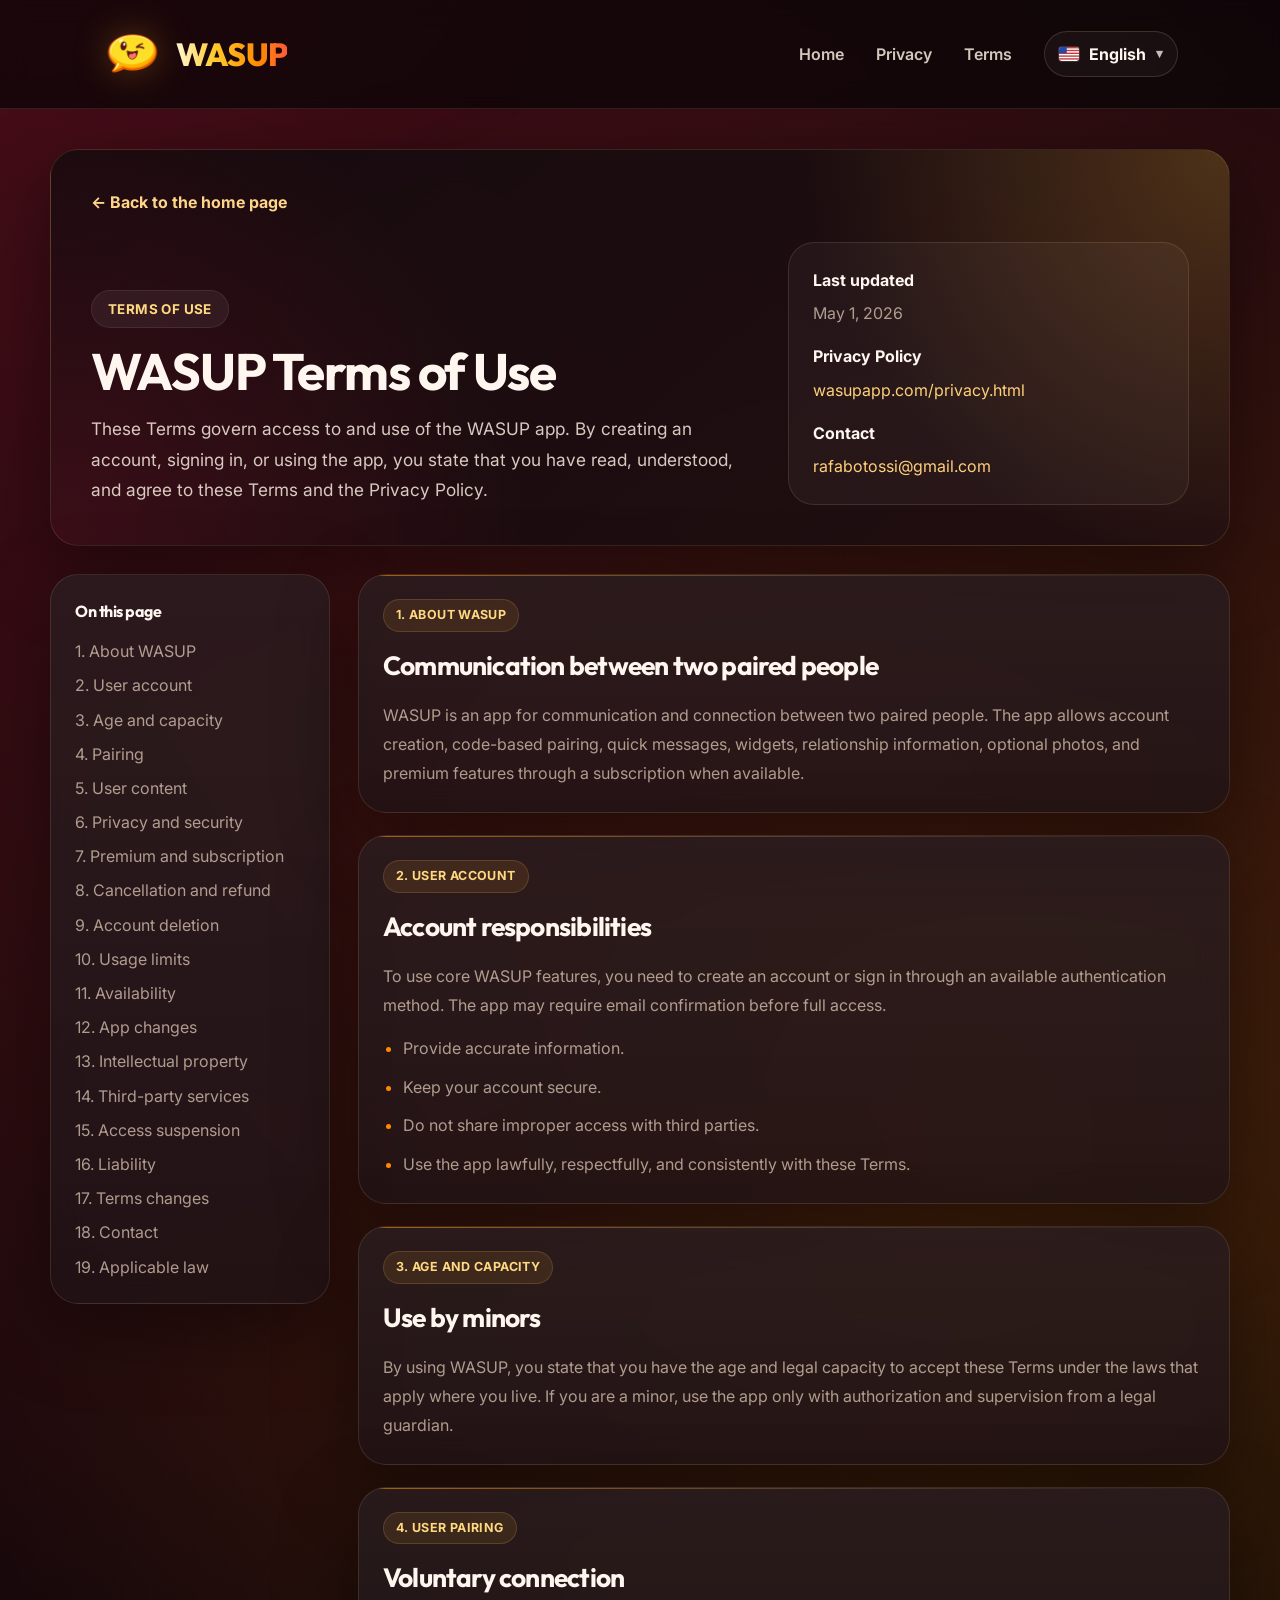
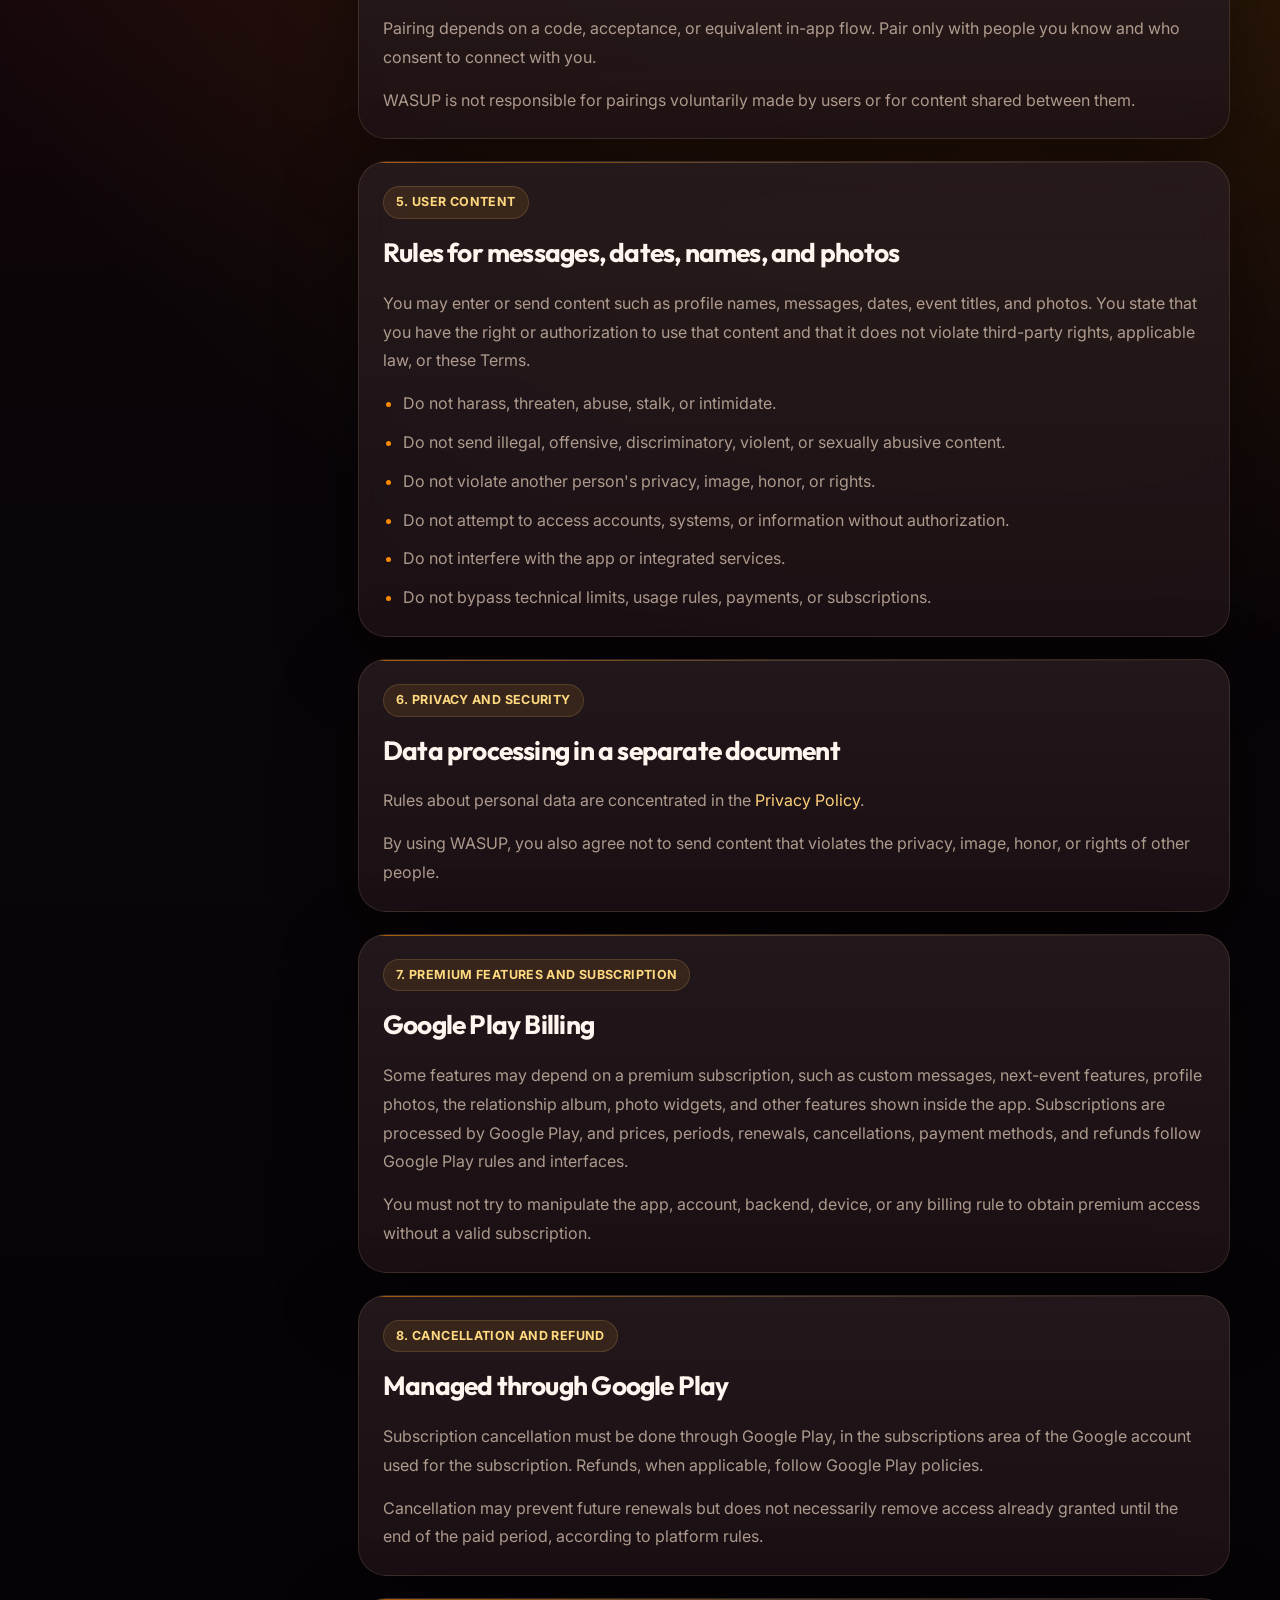
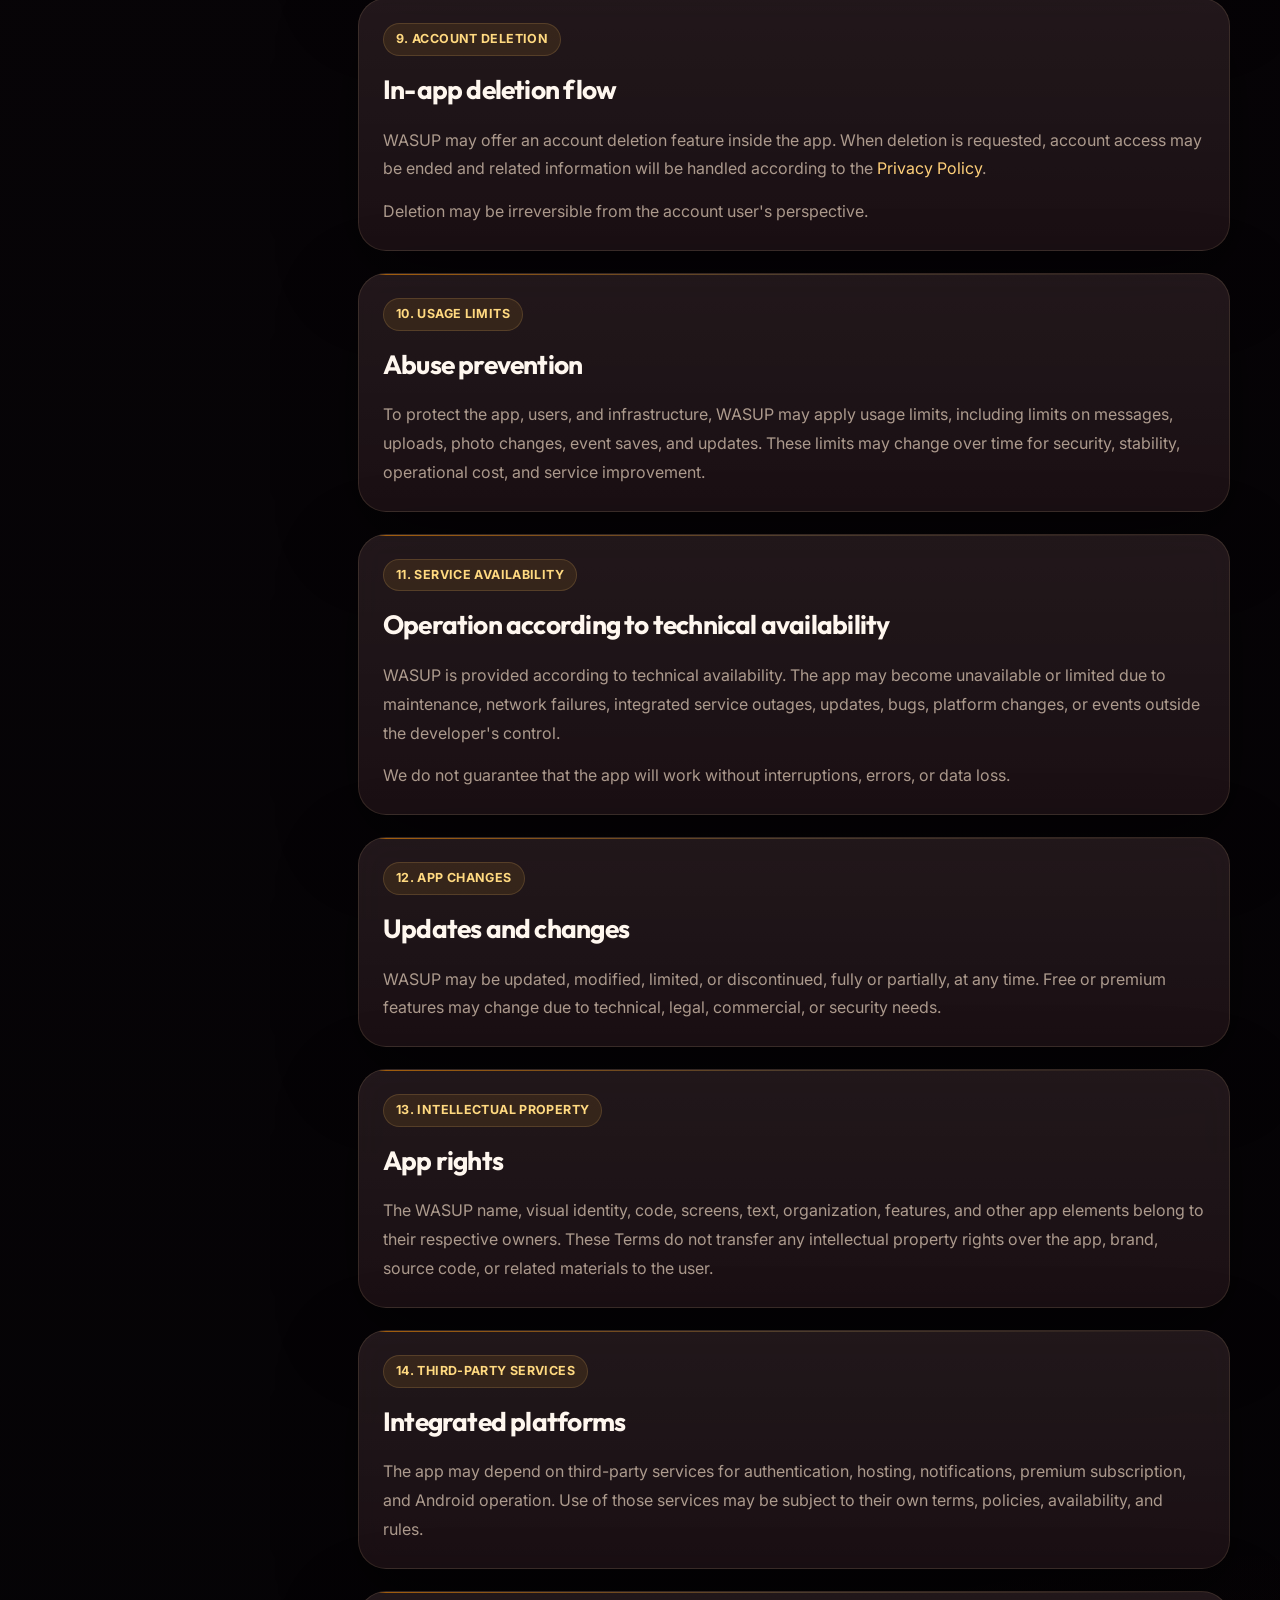
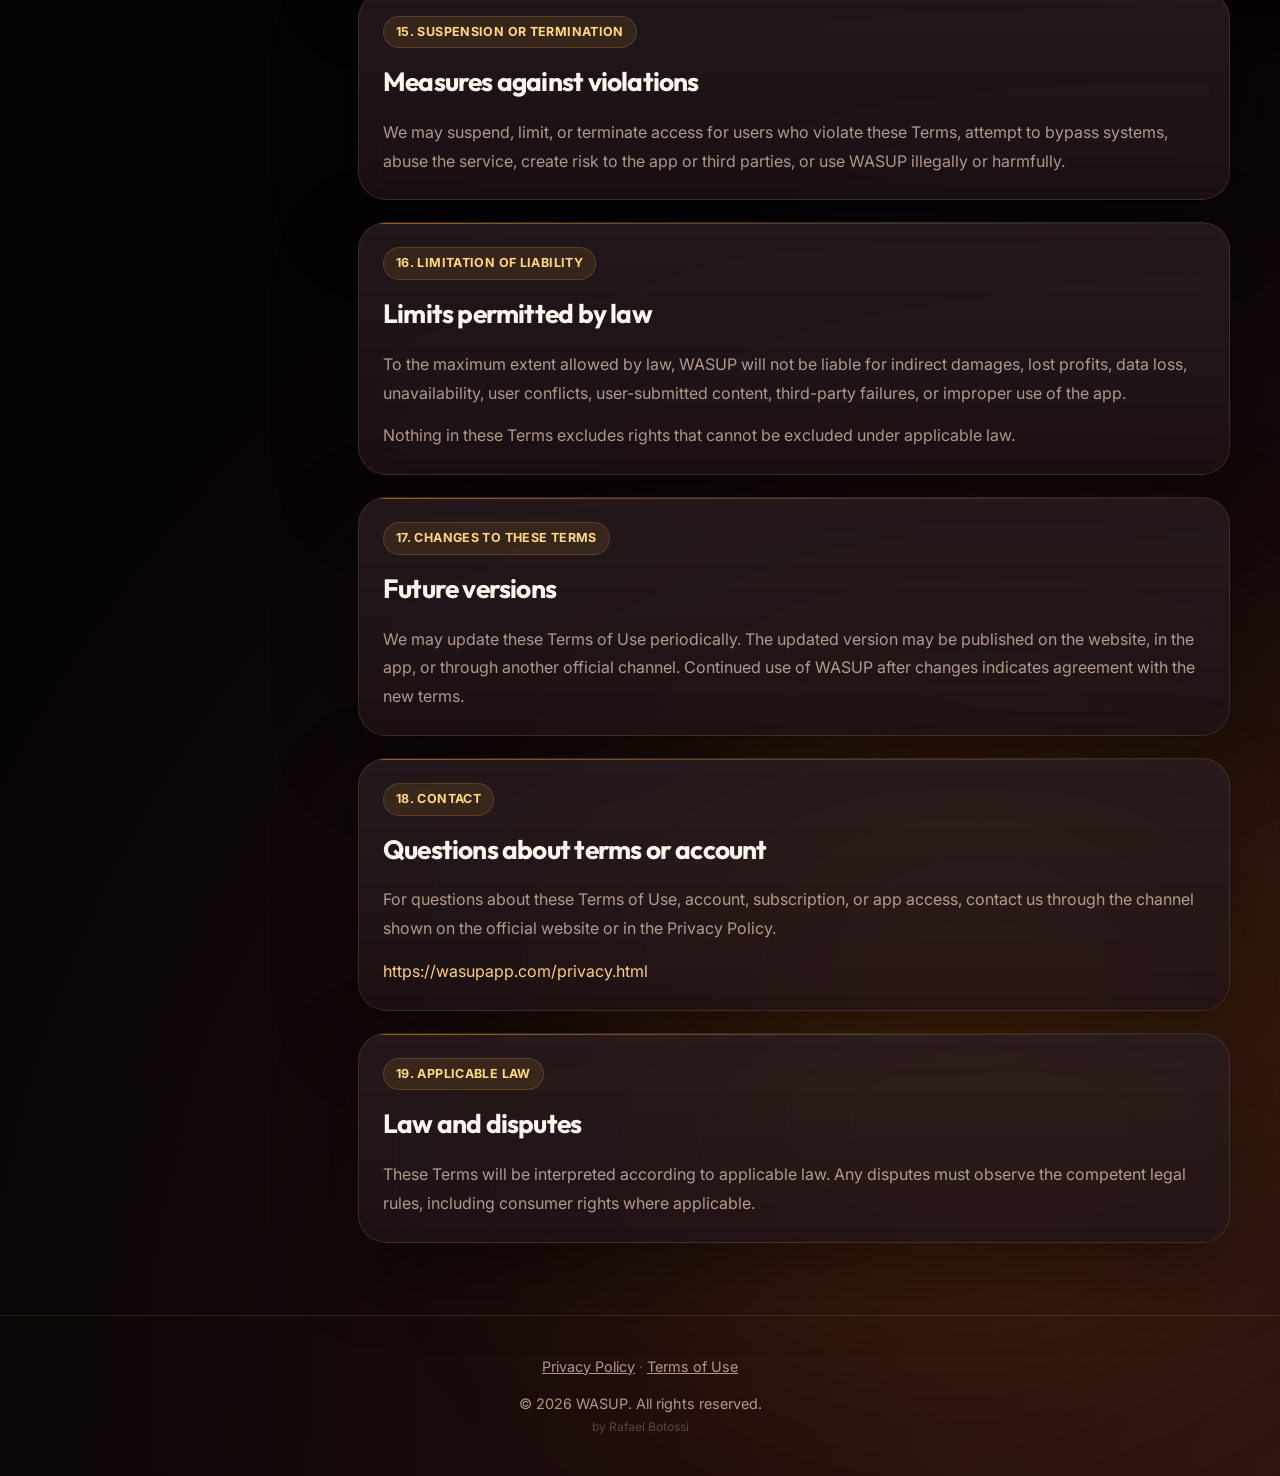
<file: termosdeuso.html>
<!DOCTYPE html>
<html lang="pt-BR">
<head>
    <meta charset="UTF-8">
    <meta name="viewport" content="width=device-width, initial-scale=1.0">
    <title>Termos de Uso - WASUP</title>
    <meta name="description" content="Termos de Uso do WASUP com regras sobre conta, pareamento, conteúdo, recursos premium, exclusão de conta e uso do aplicativo.">
    <link rel="preconnect" href="https://fonts.googleapis.com">
    <link rel="preconnect" href="https://fonts.gstatic.com" crossorigin>
    <link href="https://fonts.googleapis.com/css2?family=Inter:wght@300;400;500;600;700;800&family=Outfit:wght@400;600;700;800&display=swap" rel="stylesheet">
    <link rel="stylesheet" href="styles.css">
    <style>
        body {
            min-height: 100vh;
        }

        .legal-shell {
            width: min(1180px, calc(100% - 48px));
            margin: 0 auto;
            padding: 40px 0 72px;
            position: relative;
            z-index: 1;
        }

        .legal-hero {
            position: relative;
            overflow: hidden;
            padding: 40px;
            margin-bottom: 28px;
            background:
                radial-gradient(circle at top right, rgba(255, 180, 54, 0.22), transparent 34%),
                radial-gradient(circle at bottom left, rgba(120, 20, 38, 0.36), transparent 38%),
                linear-gradient(140deg, rgba(20, 11, 14, 0.94), rgba(30, 14, 18, 0.86));
        }

        .legal-back {
            display: inline-flex;
            align-items: center;
            gap: 10px;
            margin-bottom: 28px;
            color: #ffd58a;
            text-decoration: none;
            font-weight: 700;
        }

        .legal-grid,
        .legal-layout {
            display: grid;
            gap: 28px;
        }

        .legal-grid {
            grid-template-columns: minmax(0, 1.5fr) minmax(280px, 0.9fr);
            align-items: end;
        }

        .legal-layout {
            grid-template-columns: minmax(240px, 280px) minmax(0, 1fr);
            align-items: start;
        }

        .eyebrow,
        .section-meta {
            display: inline-flex;
            align-items: center;
            border-radius: 999px;
            color: #ffd980;
            font-weight: 700;
            letter-spacing: 0.03em;
            text-transform: uppercase;
        }

        .eyebrow {
            gap: 10px;
            padding: 8px 16px;
            margin-bottom: 18px;
            background: rgba(255, 255, 255, 0.06);
            border: 1px solid rgba(255, 255, 255, 0.08);
            font-size: 0.84rem;
        }

        .legal-hero h1 {
            font-size: clamp(2.8rem, 4vw, 4.6rem);
            line-height: 0.98;
            margin-bottom: 18px;
        }

        .hero-intro {
            max-width: 66ch;
            color: var(--text-soft);
            font-size: 1.08rem;
            line-height: 1.75;
        }

        .hero-panel,
        .legal-sidebar,
        .legal-card {
            padding: 24px;
        }

        .hero-panel {
            border-radius: 26px;
            background: rgba(255, 255, 255, 0.04);
            border: 1px solid rgba(255, 214, 165, 0.12);
        }

        .hero-panel p {
            color: var(--text-muted);
            line-height: 1.7;
            margin-bottom: 16px;
        }

        .hero-panel p:last-child {
            margin-bottom: 0;
        }

        .hero-panel strong {
            display: block;
            color: var(--text-main);
            margin-bottom: 6px;
        }

        .legal-sidebar {
            position: sticky;
            top: 108px;
        }

        .legal-sidebar h2 {
            font-size: 1rem;
            margin-bottom: 16px;
        }

        .legal-sidebar ul {
            list-style: none;
            display: grid;
            gap: 10px;
        }

        .legal-sidebar a {
            color: var(--text-muted);
            text-decoration: none;
            line-height: 1.45;
        }

        .legal-sidebar a:hover {
            color: var(--text-main);
        }

        .legal-content {
            display: grid;
            gap: 22px;
        }

        .legal-card {
            position: relative;
            overflow: hidden;
        }

        .legal-card::before {
            content: "";
            position: absolute;
            inset: 0 auto auto 0;
            width: 100%;
            height: 1px;
            background: linear-gradient(90deg, rgba(255, 143, 0, 0.6), rgba(255, 212, 118, 0.2), transparent);
        }

        .section-meta {
            margin-bottom: 14px;
            padding: 6px 12px;
            background: rgba(255, 176, 55, 0.1);
            border: 1px solid rgba(255, 201, 112, 0.16);
            font-size: 0.78rem;
        }

        .legal-card h2 {
            font-size: 1.65rem;
            margin-bottom: 16px;
        }

        .legal-card p,
        .legal-card li {
            color: var(--text-muted);
            line-height: 1.8;
        }

        .legal-card p + p {
            margin-top: 14px;
        }

        .legal-card ul {
            padding-left: 20px;
            display: grid;
            gap: 10px;
            margin-top: 14px;
        }

        .legal-card li::marker {
            color: var(--primary);
        }

        .legal-card a,
        .hero-panel a {
            color: #ffd07a;
            text-decoration: none;
        }

        .legal-card a:hover,
        .hero-panel a:hover {
            color: #ffffff;
        }

        @media (max-width: 900px) {
            .legal-shell {
                width: min(100% - 28px, 900px);
                padding-top: 24px;
            }

            .legal-grid,
            .legal-layout {
                grid-template-columns: 1fr;
            }

            .legal-sidebar {
                position: static;
            }

            .legal-hero,
            .legal-sidebar,
            .legal-card {
                padding: 22px;
            }
        }
    </style>
</head>
<body data-page="terms">
    <div class="blob blob-1"></div>
    <div class="blob blob-2" style="bottom: 3%; right: 2%;"></div>

    <header class="header">
        <div class="logo">
            <img src="artes/wasup_logo.png" alt="Logo do WASUP" class="logo-mark" id="common-logo-alt">
            <span class="logo-text">WASUP</span>
        </div>
        <nav class="nav">
            <a href="index.html" id="nav-home">Início</a>
            <a href="privacy.html" id="nav-privacy">Privacidade</a>
            <a href="termosdeuso.html" id="nav-terms">Termos</a>
            <div class="language-switcher" data-language-switcher></div>
        </nav>
    </header>

    <main class="legal-shell">
        <section class="legal-hero glass-card">
            <a href="index.html" class="legal-back" id="terms-back">&larr; Voltar para a página inicial</a>
            <div class="legal-grid">
                <div>
                    <span class="eyebrow" id="terms-eyebrow">Termos de Uso</span>
                    <h1 id="terms-title">Termos de Uso do WASUP</h1>
                    <p class="hero-intro" id="terms-intro">Estes Termos regulam o acesso e uso do aplicativo WASUP. Ao criar uma conta, entrar ou utilizar o aplicativo, você declara que leu, entendeu e concorda com estes Termos e com a Política de Privacidade.</p>
                </div>
                <aside class="hero-panel">
                    <p><strong id="terms-updated-label">Última atualização</strong><span id="terms-updated-value">01/05/2026</span></p>
                    <p><strong id="terms-privacy-label">Política de Privacidade</strong><a href="privacy.html" id="terms-privacy-link">wasupapp.com/privacy.html</a></p>
                    <p><strong id="terms-contact-label">Contato</strong><a href="mailto:rafabotossi@gmail.com">rafabotossi@gmail.com</a></p>
                </aside>
            </div>
        </section>

        <div class="legal-layout">
            <aside class="legal-sidebar glass-card">
                <h2 id="terms-sidebar-title">Nesta página</h2>
                <ul id="terms-sidebar-list">
                    <li><a href="#sobre">1. Sobre o WASUP</a></li>
                    <li><a href="#conta">2. Conta do usuário</a></li>
                    <li><a href="#idade">3. Idade e capacidade</a></li>
                    <li><a href="#pareamento">4. Pareamento</a></li>
                    <li><a href="#conteudo">5. Conteúdo do usuário</a></li>
                    <li><a href="#privacidade">6. Privacidade e segurança</a></li>
                    <li><a href="#premium">7. Premium e assinatura</a></li>
                    <li><a href="#cancelamento">8. Cancelamento e reembolso</a></li>
                    <li><a href="#exclusao">9. Exclusão de conta</a></li>
                    <li><a href="#limites">10. Limites de uso</a></li>
                    <li><a href="#disponibilidade">11. Disponibilidade</a></li>
                    <li><a href="#alteracoes-app">12. Alterações no app</a></li>
                    <li><a href="#propriedade">13. Propriedade intelectual</a></li>
                    <li><a href="#terceiros">14. Serviços de terceiros</a></li>
                    <li><a href="#suspensao">15. Suspensão de acesso</a></li>
                    <li><a href="#responsabilidade">16. Responsabilidade</a></li>
                    <li><a href="#alteracoes-termos">17. Alterações nos termos</a></li>
                    <li><a href="#contato">18. Contato</a></li>
                    <li><a href="#lei">19. Lei aplicável</a></li>
                </ul>
            </aside>

            <div class="legal-content" id="terms-sections">
                <section id="sobre" class="legal-card glass-card">
                    <span class="section-meta">1. Sobre o WASUP</span>
                    <h2>Comunicação entre duas pessoas pareadas</h2>
                    <p>O WASUP é um aplicativo de comunicação e conexão entre duas pessoas pareadas. O app permite criar conta, parear com outro usuário por código, enviar mensagens rápidas, configurar widgets, registrar informações do relacionamento, usar fotos opcionais e acessar recursos premium mediante assinatura, quando disponível.</p>
                </section>

                <section id="conta" class="legal-card glass-card">
                    <span class="section-meta">2. Conta do usuário</span>
                    <h2>Responsabilidades da conta</h2>
                    <p>Para usar recursos principais do WASUP, você precisa criar uma conta ou entrar por um método de autenticação disponível. O app pode exigir confirmação de e-mail antes de liberar o uso completo.</p>
                    <ul>
                        <li>Informar dados corretos.</li>
                        <li>Manter a segurança da sua conta.</li>
                        <li>Não compartilhar acesso indevido com terceiros.</li>
                        <li>Usar o app de forma lícita, respeitosa e compatível com estes Termos.</li>
                    </ul>
                </section>

                <section id="idade" class="legal-card glass-card">
                    <span class="section-meta">3. Idade e capacidade</span>
                    <h2>Uso por menores</h2>
                    <p>Ao usar o WASUP, você declara que possui idade e capacidade legal para aceitar estes Termos conforme as leis aplicáveis ao seu local de residência. Caso você seja menor de idade, utilize o app somente com autorização e supervisão de responsável legal.</p>
                </section>

                <section id="pareamento" class="legal-card glass-card">
                    <span class="section-meta">4. Pareamento entre usuários</span>
                    <h2>Conexão voluntária</h2>
                    <p>O pareamento depende de código, aceite ou fluxo equivalente dentro do app. Você deve parear apenas com pessoas que conhece e que consentem em se conectar com você.</p>
                    <p>O WASUP não se responsabiliza por pareamentos feitos voluntariamente entre usuários, nem pelo conteúdo compartilhado entre eles.</p>
                </section>

                <section id="conteudo" class="legal-card glass-card">
                    <span class="section-meta">5. Conteúdo do usuário</span>
                    <h2>Regras para mensagens, datas, nomes e fotos</h2>
                    <p>Você pode inserir ou enviar conteúdos como nome de perfil, mensagens, datas, títulos de eventos e fotos. Você declara que possui direito ou autorização para usar esses conteúdos e que eles não violam direitos de terceiros, leis aplicáveis ou estes Termos.</p>
                    <ul>
                        <li>Não praticar assédio, ameaça, abuso, perseguição ou constrangimento.</li>
                        <li>Não enviar conteúdo ilegal, ofensivo, discriminatório, violento ou sexualmente abusivo.</li>
                        <li>Não violar privacidade, imagem, honra ou direitos de terceiros.</li>
                        <li>Não tentar acessar contas, sistemas ou informações sem autorização.</li>
                        <li>Não interferir no funcionamento do app ou de serviços integrados.</li>
                        <li>Não burlar limites técnicos, regras de uso, pagamentos ou assinaturas.</li>
                    </ul>
                </section>

                <section id="privacidade" class="legal-card glass-card">
                    <span class="section-meta">6. Privacidade e segurança</span>
                    <h2>Tratamento de dados em documento próprio</h2>
                    <p>As regras sobre dados pessoais ficam concentradas na <a href="privacy.html">Política de Privacidade</a>.</p>
                    <p>Ao usar o WASUP, você também concorda em não enviar conteúdo que viole a privacidade, a imagem, a honra ou os direitos de outras pessoas.</p>
                </section>

                <section id="premium" class="legal-card glass-card">
                    <span class="section-meta">7. Recursos premium e assinatura</span>
                    <h2>Google Play Billing</h2>
                    <p>Alguns recursos podem depender de assinatura premium, como mensagens personalizadas, recursos do próximo evento, fotos do perfil, álbum do relacionamento, widgets com fotos e outros recursos indicados dentro do app. As assinaturas são processadas pela Google Play, e preços, períodos, renovações, cancelamentos, métodos de pagamento e reembolsos seguem as regras e interfaces da Google Play.</p>
                    <p>O usuário não deve tentar manipular o app, a conta, o backend, o dispositivo ou qualquer regra de cobrança para obter acesso premium sem assinatura válida.</p>
                </section>

                <section id="cancelamento" class="legal-card glass-card">
                    <span class="section-meta">8. Cancelamento e reembolso</span>
                    <h2>Gestão pela Google Play</h2>
                    <p>O cancelamento da assinatura deve ser feito pela Google Play, na área de assinaturas da conta Google usada para a assinatura. Reembolsos, quando aplicáveis, seguem as políticas da Google Play.</p>
                    <p>O cancelamento pode impedir renovações futuras, mas não necessariamente remove imediatamente o acesso já concedido até o fim do período pago, conforme regras da plataforma.</p>
                </section>

                <section id="exclusao" class="legal-card glass-card">
                    <span class="section-meta">9. Exclusão de conta</span>
                    <h2>Fluxo interno de exclusão</h2>
                    <p>O WASUP pode oferecer recurso de exclusão de conta dentro do app. Ao solicitar exclusão, o acesso à conta pode ser encerrado e as informações relacionadas serão tratadas conforme a <a href="privacy.html">Política de Privacidade</a>.</p>
                    <p>A exclusão pode ser irreversível do ponto de vista da conta do usuário.</p>
                </section>

                <section id="limites" class="legal-card glass-card">
                    <span class="section-meta">10. Limites de uso</span>
                    <h2>Prevenção de abuso</h2>
                    <p>Para proteger o app, os usuários e a infraestrutura, o WASUP pode aplicar limites de uso, incluindo limites de mensagens, uploads, alterações de foto, salvamentos de eventos e atualizações. Esses limites podem ser ajustados ao longo do tempo para segurança, estabilidade, custo operacional e melhoria do serviço.</p>
                </section>

                <section id="disponibilidade" class="legal-card glass-card">
                    <span class="section-meta">11. Disponibilidade do serviço</span>
                    <h2>Funcionamento conforme disponibilidade técnica</h2>
                    <p>O WASUP é fornecido conforme disponibilidade técnica. O app pode ficar indisponível ou apresentar limitações por manutenção, falhas de rede, indisponibilidade de serviços integrados, atualizações, bugs, mudanças de plataforma ou eventos fora do controle do desenvolvedor.</p>
                    <p>Não garantimos que o app funcionará sem interrupções, erros ou perda de dados.</p>
                </section>

                <section id="alteracoes-app" class="legal-card glass-card">
                    <span class="section-meta">12. Alterações no app</span>
                    <h2>Atualizações e mudanças</h2>
                    <p>O WASUP pode ser atualizado, modificado, limitado ou descontinuado, total ou parcialmente, a qualquer momento. Recursos gratuitos ou premium podem mudar conforme necessidades técnicas, legais, comerciais ou de segurança.</p>
                </section>

                <section id="propriedade" class="legal-card glass-card">
                    <span class="section-meta">13. Propriedade intelectual</span>
                    <h2>Direitos do aplicativo</h2>
                    <p>O nome WASUP, identidade visual, código, telas, textos, organização, recursos e demais elementos do app pertencem aos seus respectivos titulares. Estes Termos não transferem ao usuário qualquer direito de propriedade intelectual sobre o aplicativo, marca, código-fonte ou materiais associados.</p>
                </section>

                <section id="terceiros" class="legal-card glass-card">
                    <span class="section-meta">14. Serviços de terceiros</span>
                    <h2>Plataformas integradas</h2>
                    <p>O app pode depender de serviços de terceiros para autenticação, hospedagem, notificações, assinatura premium e funcionamento no Android. O uso desses serviços pode estar sujeito a termos, políticas, disponibilidade e regras próprias dessas plataformas.</p>
                </section>

                <section id="suspensao" class="legal-card glass-card">
                    <span class="section-meta">15. Suspensão ou encerramento</span>
                    <h2>Medidas contra violação</h2>
                    <p>Podemos suspender, limitar ou encerrar o acesso de usuários que violem estes Termos, tentem burlar sistemas, pratiquem abuso, gerem risco ao app ou a terceiros, ou usem o WASUP de forma ilegal ou prejudicial.</p>
                </section>

                <section id="responsabilidade" class="legal-card glass-card">
                    <span class="section-meta">16. Limitação de responsabilidade</span>
                    <h2>Limites permitidos por lei</h2>
                    <p>Na máxima extensão permitida por lei, o WASUP não será responsável por danos indiretos, lucros cessantes, perda de dados, indisponibilidade, conflitos entre usuários, conteúdo enviado por usuários, falhas de terceiros ou uso inadequado do app.</p>
                    <p>Nada nestes Termos exclui direitos que não possam ser excluídos pela legislação aplicável.</p>
                </section>

                <section id="alteracoes-termos" class="legal-card glass-card">
                    <span class="section-meta">17. Alterações nestes termos</span>
                    <h2>Versões futuras</h2>
                    <p>Podemos atualizar estes Termos de Uso periodicamente. A versão atualizada poderá ser publicada no site, no app ou em outro canal oficial. O uso continuado do WASUP após alterações indica concordância com os novos termos.</p>
                </section>

                <section id="contato" class="legal-card glass-card">
                    <span class="section-meta">18. Contato</span>
                    <h2>Dúvidas sobre termos ou conta</h2>
                    <p>Para dúvidas sobre estes Termos de Uso, conta, assinatura ou acesso ao app, entre em contato pelo canal informado no site oficial ou na Política de Privacidade.</p>
                    <p><a href="privacy.html">https://wasupapp.com/privacy.html</a></p>
                </section>

                <section id="lei" class="legal-card glass-card">
                    <span class="section-meta">19. Lei aplicável</span>
                    <h2>Legislação e disputas</h2>
                    <p>Estes Termos serão interpretados conforme a legislação aplicável. Eventuais disputas deverão observar as regras legais competentes, incluindo direitos do consumidor quando aplicáveis.</p>
                </section>
            </div>
        </div>
    </main>

    <footer class="footer">
        <p style="margin-bottom: 16px;">
            <a href="privacy.html" style="color: var(--text-muted); text-decoration: underline;" id="footer-privacy">Política de Privacidade</a>
            <span style="opacity: 0.45;"> · </span>
            <a href="termosdeuso.html" style="color: var(--text-muted); text-decoration: underline;" id="footer-terms">Termos de Uso</a>
        </p>
        <p id="footer-rights">&copy; 2026 WASUP. Todos os direitos reservados. <br><span style="font-size: 0.75rem; opacity: 0.4;">by Rafael Botossi</span></p>
    </footer>

    <script src="i18n.js"></script>
</body>
</html>
</file>
<file: styles.css>
:root {
    --bg-dark: #050306;
    --bg-elevated: #120a0e;
    --bg-card: rgba(28, 15, 18, 0.78);
    --bg-card-strong: rgba(38, 18, 21, 0.92);
    --text-main: #fff7ef;
    --text-soft: rgba(255, 244, 229, 0.82);
    --text-muted: rgba(255, 232, 209, 0.64);
    --primary: #ff8a00;
    --primary-hover: #ffb11f;
    --secondary: #ffca28;
    --accent: #ff5a36;
    --accent-soft: #ff7f50;
    --wine: #5b1824;
    --glass-border: rgba(255, 211, 156, 0.12);
    --glass-highlight: rgba(255, 255, 255, 0.08);
    --shadow-strong: 0 24px 80px rgba(0, 0, 0, 0.45);
}

* {
    margin: 0;
    padding: 0;
    box-sizing: border-box;
}

body {
    background:
        radial-gradient(circle at top left, rgba(115, 19, 36, 0.55), transparent 30%),
        radial-gradient(circle at 78% 18%, rgba(255, 141, 0, 0.22), transparent 22%),
        radial-gradient(circle at bottom right, rgba(255, 99, 71, 0.18), transparent 24%),
        linear-gradient(180deg, #12070a 0%, #070407 45%, #040305 100%);
    color: var(--text-main);
    font-family: 'Inter', sans-serif;
    overflow-x: hidden;
    position: relative;
    min-height: 100vh;
    line-height: 1.5;
}

h1, h2, h3, .logo-text {
    font-family: 'Outfit', sans-serif;
    letter-spacing: -0.03em;
}

body::before {
    content: "";
    position: fixed;
    inset: 0;
    background:
        linear-gradient(rgba(255, 255, 255, 0.015) 1px, transparent 1px),
        linear-gradient(90deg, rgba(255, 255, 255, 0.015) 1px, transparent 1px);
    background-size: 120px 120px;
    mask-image: radial-gradient(circle at center, black, transparent 88%);
    pointer-events: none;
    z-index: -2;
}

.blob {
    position: absolute;
    border-radius: 50%;
    filter: blur(140px);
    z-index: -1;
    animation: float 20s infinite ease-in-out alternate;
}

.blob-1 {
    top: -10%;
    left: -10%;
    width: 500px;
    height: 500px;
    background: rgba(120, 20, 38, 0.4);
}

.blob-2 {
    bottom: -20%;
    right: -5%;
    width: 600px;
    height: 600px;
    background: rgba(255, 145, 0, 0.2);
    animation-delay: -10s;
}

@keyframes float {
    0% { transform: translate(0, 0) scale(1); }
    100% { transform: translate(60px, 40px) scale(1.05); }
}

.glass-card {
    background:
        linear-gradient(180deg, rgba(255, 255, 255, 0.05), rgba(255, 255, 255, 0.015)),
        var(--bg-card);
    backdrop-filter: blur(16px);
    -webkit-backdrop-filter: blur(16px);
    border: 1px solid var(--glass-border);
    border-radius: 28px;
    box-shadow: var(--shadow-strong);
}

.header {
    display: flex;
    justify-content: space-between;
    align-items: center;
    padding: 24px 8%;
    position: sticky;
    top: 0;
    z-index: 100;
    background: rgba(8, 5, 7, 0.7);
    backdrop-filter: blur(12px);
    border-bottom: 1px solid var(--glass-border);
}

.logo {
    display: flex;
    align-items: center;
    gap: 14px;
}

.logo-mark {
    width: 60px;
    height: 60px;
    object-fit: contain;
    filter: drop-shadow(0 0 18px rgba(255, 169, 24, 0.3));
}

.logo-lockup {
    display: flex;
    flex-direction: column;
}

.logo-caption {
    color: var(--text-muted);
    text-transform: uppercase;
    letter-spacing: 0.18em;
    font-size: 0.64rem;
    font-weight: 700;
}

.logo-text {
    font-size: 2rem;
    font-weight: 800;
    background: linear-gradient(90deg, #fff7d8 0%, var(--secondary) 35%, var(--primary) 75%, var(--accent) 100%);
    -webkit-background-clip: text;
    background-clip: text;
    -webkit-text-fill-color: transparent;
}

.nav {
    display: flex;
    gap: 32px;
    align-items: center;
    flex-wrap: wrap;
    justify-content: flex-end;
}

.nav a {
    color: var(--text-soft);
    text-decoration: none;
    font-weight: 600;
    transition: color 0.3s;
}

.nav a:hover {
    color: var(--secondary);
}

.btn-primary, .btn-primary-sm {
    background: linear-gradient(135deg, var(--primary), var(--accent));
    color: #2a0905;
    text-decoration: none;
    border-radius: 100px;
    font-weight: 800;
    letter-spacing: 0.01em;
    transition: all 0.3s ease;
    display: inline-block;
    box-shadow: 0 10px 32px rgba(255, 117, 24, 0.35);
}

.btn-primary-sm {
    padding: 10px 24px;
    font-size: 0.95rem;
}

.nav-store-pill {
    cursor: default;
    pointer-events: none;
    opacity: 0.9;
}

.btn-primary {
    padding: 16px 36px;
    font-size: 1.1rem;
}

.btn-primary:hover, .btn-primary-sm:hover {
    background: var(--primary-hover);
    transform: translateY(-2px);
    box-shadow: 0 14px 36px rgba(255, 166, 31, 0.38);
}

.hero {
    display: flex;
    align-items: center;
    justify-content: space-between;
    padding: 80px 8%;
    gap: 60px;
    min-height: 80vh;
}

.hero-content {
    flex: 1;
    max-width: 600px;
}

.hero-main-logo {
    width: min(100%, 260px);
    height: auto;
    object-fit: contain;
    filter: drop-shadow(0 14px 48px rgba(255, 157, 0, 0.35));
    margin-bottom: 26px;
}

.badge {
    display: inline-block;
    padding: 6px 16px;
    background: rgba(255, 186, 82, 0.12);
    border: 1px solid rgba(255, 208, 138, 0.2);
    border-radius: 100px;
    font-size: 0.85rem;
    font-weight: 700;
    color: var(--secondary);
    margin-bottom: 24px;
    box-shadow: inset 0 1px 0 rgba(255, 255, 255, 0.06);
}

.hero-title {
    font-size: clamp(3rem, 5vw, 4.8rem);
    line-height: 0.98;
    margin-bottom: 24px;
    max-width: 11ch;
}

.highlight {
    background: linear-gradient(90deg, var(--secondary), var(--primary), var(--accent));
    -webkit-background-clip: text;
    background-clip: text;
    -webkit-text-fill-color: transparent;
}

.hero-subtitle {
    font-size: 1.2rem;
    color: var(--text-muted);
    line-height: 1.75;
    margin-bottom: 40px;
    max-width: 56ch;
}

.hero-visual {
    flex: 1;
    display: flex;
    justify-content: center;
    perspective: 1200px;
}

.android-phone {
    width: 340px;
    height: 680px;
    background: #0d0a0d;
    border-radius: 44px;
    padding: 12px;
    position: relative;
    box-shadow: 0 30px 80px rgba(0,0,0,0.6), inset 0 0 0 1px rgba(255, 194, 124, 0.18);
    transform: rotateY(-18deg) rotateX(4deg);
    transition: transform 0.6s cubic-bezier(0.2, 0.8, 0.2, 1);
}

.android-phone:hover {
    transform: rotateY(0deg) rotateX(0deg) scale(1.02);
}

.phone-screen {
    width: 100%;
    height: 100%;
    background:
        radial-gradient(circle at 18% 18%, rgba(121, 21, 39, 0.5), transparent 24%),
        linear-gradient(180deg, #09070a 0%, #09070a 44%, #0d090d 100%);
    border-radius: 34px;
    overflow: hidden;
    position: relative;
    display: flex;
    flex-direction: column;
}

.phone-notch {
    position: absolute;
    top: 8px;
    left: 50%;
    transform: translateX(-50%);
    width: 80px;
    height: 24px;
    background: #111;
    border-bottom-left-radius: 16px;
    border-bottom-right-radius: 16px;
    z-index: 10;
}

.status-bar {
    display: flex;
    justify-content: space-between;
    padding: 16px 24px 0 24px;
    font-size: 0.8rem;
    color: white;
    font-weight: 600;
    z-index: 5;
}

.app-grid {
    display: flex;
    justify-content: space-around;
    padding: 0 16px;
    margin-bottom: 12px;
}

.app-dock {
    margin-top: auto;
    margin-bottom: 24px;
    display: flex;
    justify-content: space-around;
    padding: 16px 20px;
    background: rgba(255,255,255,0.08);
    backdrop-filter: blur(10px);
    width: 85%;
    align-self: center;
    border-radius: 24px;
}

.app-icon {
    font-size: 1.6rem;
    width: 48px;
    height: 48px;
    display: flex;
    align-items: center;
    justify-content: center;
    background: rgba(255,255,255,0.12);
    border-radius: 14px;
}

.widget-wrapper {
    padding: 0 20px;
    margin-top: 10px;
    margin-bottom: 10px;
}

.widget-preview {
    width: 100%;
    padding: 24px;
    box-shadow: 0 10px 40px rgba(0,0,0,0.5);
    background:
        linear-gradient(180deg, rgba(255, 255, 255, 0.03), transparent),
        rgba(28, 14, 19, 0.92);
    border: 1px solid rgba(255, 214, 165, 0.14);
    border-radius: 28px;
    backdrop-filter: blur(8px);
}

.widget-head {
    display: flex;
    align-items: center;
    gap: 12px;
    margin-bottom: 16px;
}

.widget-icon {
    width: 42px;
    height: 42px;
    object-fit: contain;
}

.widget-preview h3 {
    font-size: 1.1rem;
    color: #ffc559;
}

.widget-message-container {
    position: relative;
    height: 56px;
}

.widget-time-container {
    position: relative;
    height: 20px;
}

.widget-message {
    position: absolute;
    top: 0;
    left: 0;
    font-size: 1.25rem;
    font-weight: 700;
    color: #fff2de;
    line-height: 1.3;
    opacity: 0;
    animation: textFadeCycle 12s infinite cubic-bezier(0.4, 0, 0.2, 1);
}

.widget-time {
    position: absolute;
    top: 0;
    left: 0;
    font-size: 0.85rem;
    color: rgba(255, 225, 193, 0.72);
    opacity: 0;
    animation: textFadeCycle 12s infinite cubic-bezier(0.4, 0, 0.2, 1);
}

.m-1 { animation-delay: 0s; }
.m-2 { animation-delay: 3s; }
.m-3 { animation-delay: 6s; }
.m-4 { animation-delay: 9s; }

@keyframes textFadeCycle {
    0% { opacity: 0; transform: translateY(10px); }
    5%, 22% { opacity: 1; transform: translateY(0); }
    25%, 100% { opacity: 0; transform: translateY(-10px); }
}

.features {
    display: flex;
    flex-direction: column;
    gap: 32px;
    padding: 60px 8%;
    margin-bottom: 44px;
    align-items: center;
}

.features-intro {
    max-width: 760px;
    width: 100%;
}

.features-grid {
    width: 100%;
    display: grid;
    grid-template-columns: repeat(auto-fit, minmax(280px, 360px));
    justify-content: center;
    gap: 32px;
}

.features-intro h2 {
    font-size: 2.4rem;
    margin-bottom: 14px;
}

.features-intro p {
    color: var(--text-muted);
    line-height: 1.7;
}

.feature-card {
    width: 100%;
    max-width: 360px;
    padding: 24px;
    transition: transform 0.3s ease, border-color 0.3s ease;
    border-color: rgba(255, 213, 162, 0.08);
}

.feature-card:hover {
    transform: translateY(-8px);
    border-color: rgba(255, 166, 31, 0.28);
    box-shadow: 0 26px 60px rgba(0, 0, 0, 0.45);
}

.feature-showcase {
    overflow: hidden;
    display: flex;
    flex-direction: column;
    height: 100%;
}

.feature-frame {
    width: min(100%, 290px);
    aspect-ratio: 9 / 19.5;
    margin: 0 auto 22px;
    padding: 10px;
    border-radius: 34px;
    background: linear-gradient(180deg, #1a1013, #080608);
    box-shadow: 0 18px 40px rgba(0, 0, 0, 0.45), inset 0 0 0 1px rgba(255, 214, 165, 0.1);
}

.feature-shot {
    display: block;
    width: 100%;
    height: 100%;
    object-fit: cover;
    object-position: top center;
    border-radius: 24px;
    background: #111;
    image-rendering: auto;
    transform: translateZ(0);
}

.feature-copy {
    padding: 0 4px 4px;
    margin-top: auto;
}

.feature-card h3 {
    font-size: 1.5rem;
    margin-bottom: 16px;
}

.feature-card p {
    color: var(--text-muted);
    line-height: 1.6;
}

.premium-section {
    display: grid;
    grid-template-columns: minmax(280px, 1fr) minmax(280px, 520px);
    gap: 36px;
    align-items: center;
    padding: 24px 8% 72px;
}

.relationship-section {
    display: grid;
    grid-template-columns: minmax(280px, 0.85fr) minmax(320px, 1.15fr);
    gap: 32px;
    align-items: start;
    padding: 8px 8% 72px;
}

.relationship-copy h2 {
    font-size: 2.25rem;
    margin-bottom: 16px;
}

.relationship-copy p {
    color: var(--text-muted);
    line-height: 1.75;
    max-width: 58ch;
}

.relationship-grid {
    display: grid;
    grid-template-columns: repeat(2, minmax(0, 1fr));
    gap: 18px;
}

.mini-card {
    padding: 22px;
    min-height: 190px;
    border-radius: 24px;
}

.mini-card span {
    display: inline-flex;
    margin-bottom: 12px;
    color: #ffd980;
    font-size: 0.78rem;
    font-weight: 800;
    letter-spacing: 0.04em;
    text-transform: uppercase;
}

.mini-card strong {
    display: block;
    margin-bottom: 10px;
    color: var(--text-main);
    font-size: 1.08rem;
}

.mini-card p {
    color: var(--text-muted);
    line-height: 1.65;
}

.premium-copy,
.premium-visual {
    padding: 32px;
}

.showcase-tag {
    display: inline-block;
    margin-bottom: 16px;
    padding: 6px 14px;
    border-radius: 999px;
    background: rgba(255, 180, 72, 0.12);
    border: 1px solid rgba(255, 204, 129, 0.2);
    color: #ffd980;
    font-size: 0.82rem;
    font-weight: 700;
    letter-spacing: 0.03em;
    text-transform: uppercase;
}

.premium-copy h2 {
    font-size: 2.2rem;
    margin-bottom: 16px;
}

.premium-copy p {
    color: var(--text-muted);
    line-height: 1.7;
    margin-bottom: 20px;
}

.showcase-list {
    list-style: none;
    display: grid;
    gap: 10px;
}

.showcase-list li {
    position: relative;
    padding-left: 22px;
    color: var(--text-muted);
    line-height: 1.6;
}

.showcase-list li::before {
    content: "";
    position: absolute;
    left: 0;
    top: 10px;
    width: 8px;
    height: 8px;
    border-radius: 50%;
    background: linear-gradient(135deg, var(--secondary), var(--accent));
    box-shadow: 0 0 14px rgba(255, 134, 30, 0.35);
}

.premium-visual {
    display: flex;
    justify-content: center;
    align-items: center;
}

.premium-shot {
    width: 100%;
    max-width: 420px;
    border-radius: 30px;
    box-shadow: 0 18px 48px rgba(0, 0, 0, 0.45);
    border: 1px solid rgba(255, 214, 165, 0.12);
}

.premium-section {
    padding-top: 0;
}

.footer {
    text-align: center;
    padding: 40px;
    border-top: 1px solid var(--glass-border);
    color: var(--text-muted);
    font-size: 0.9rem;
}

.language-switcher {
    position: relative;
}

.language-switcher-button {
    display: inline-flex;
    align-items: center;
    gap: 10px;
    padding: 10px 14px;
    border-radius: 999px;
    border: 1px solid rgba(255, 214, 165, 0.16);
    background: rgba(255, 255, 255, 0.04);
    color: var(--text-main);
    font: inherit;
    font-weight: 700;
    cursor: pointer;
    transition: transform 0.2s ease, border-color 0.2s ease, background 0.2s ease;
}

.language-switcher-button:hover,
.language-switcher-button[aria-expanded="true"] {
    transform: translateY(-1px);
    border-color: rgba(255, 181, 76, 0.35);
    background: rgba(255, 255, 255, 0.06);
}

.language-switcher-button .caret {
    font-size: 0.82rem;
    opacity: 0.75;
}

.flag-image {
    width: 20px;
    height: 14px;
    border-radius: 3px;
    object-fit: cover;
    box-shadow: 0 0 0 1px rgba(255, 255, 255, 0.14);
    flex: 0 0 auto;
}

.language-switcher-menu {
    position: absolute;
    top: calc(100% + 10px);
    right: 0;
    min-width: 220px;
    padding: 10px;
    border-radius: 22px;
    background:
        linear-gradient(180deg, rgba(255, 255, 255, 0.05), rgba(255, 255, 255, 0.02)),
        rgba(18, 10, 14, 0.96);
    border: 1px solid rgba(255, 214, 165, 0.12);
    box-shadow: 0 24px 60px rgba(0, 0, 0, 0.45);
    display: none;
    z-index: 120;
}

.language-switcher-menu.open {
    display: grid;
    gap: 6px;
}

.language-option {
    display: grid;
    grid-template-columns: auto 1fr auto;
    align-items: center;
    gap: 10px;
    width: 100%;
    padding: 10px 12px;
    border: 0;
    border-radius: 16px;
    background: transparent;
    color: var(--text-soft);
    text-align: left;
    cursor: pointer;
    font: inherit;
}

.language-option:hover,
.language-option.active {
    background: rgba(255, 255, 255, 0.06);
    color: var(--text-main);
}

.language-option .language-name {
    font-weight: 700;
}

.language-option .language-code {
    color: var(--text-muted);
    font-size: 0.78rem;
    text-transform: uppercase;
    letter-spacing: 0.06em;
}

@media (max-width: 900px) {
    .header {
        flex-direction: column;
        gap: 20px;
    }

    .hero {
        flex-direction: column;
        text-align: center;
        padding-top: 40px;
    }

    .nav {
        flex-wrap: wrap;
        justify-content: center;
    }
    
    .hero-content {
        margin: 0 auto;
    }

    .hero-title,
    .hero-subtitle {
        max-width: none;
    }

    .android-phone {
        transform: none;
        margin-top: 40px;
    }

    .premium-section {
        grid-template-columns: 1fr;
        padding-top: 12px;
    }

    .relationship-section {
        grid-template-columns: 1fr;
    }

    .premium-copy,
    .premium-visual {
        padding: 24px;
    }

    .features-intro h2 {
        font-size: 2rem;
    }
}

@media (max-width: 640px) {
    .header,
    .hero,
    .features,
    .relationship-section,
    .premium-section {
        padding-left: 24px;
        padding-right: 24px;
    }

    .relationship-grid {
        grid-template-columns: 1fr;
    }

    .logo {
        gap: 10px;
    }

    .logo-mark {
        width: 50px;
        height: 50px;
    }

    .logo-text {
        font-size: 1.7rem;
    }

    .hero-main-logo {
        width: min(100%, 220px);
    }

    .android-phone {
        width: min(100%, 340px);
        height: 640px;
    }

    .language-switcher {
        width: 100%;
    }

    .language-switcher-button {
        width: 100%;
        justify-content: center;
    }

    .language-switcher-menu {
        left: 0;
        right: 0;
        min-width: 0;
    }
}
</file>
